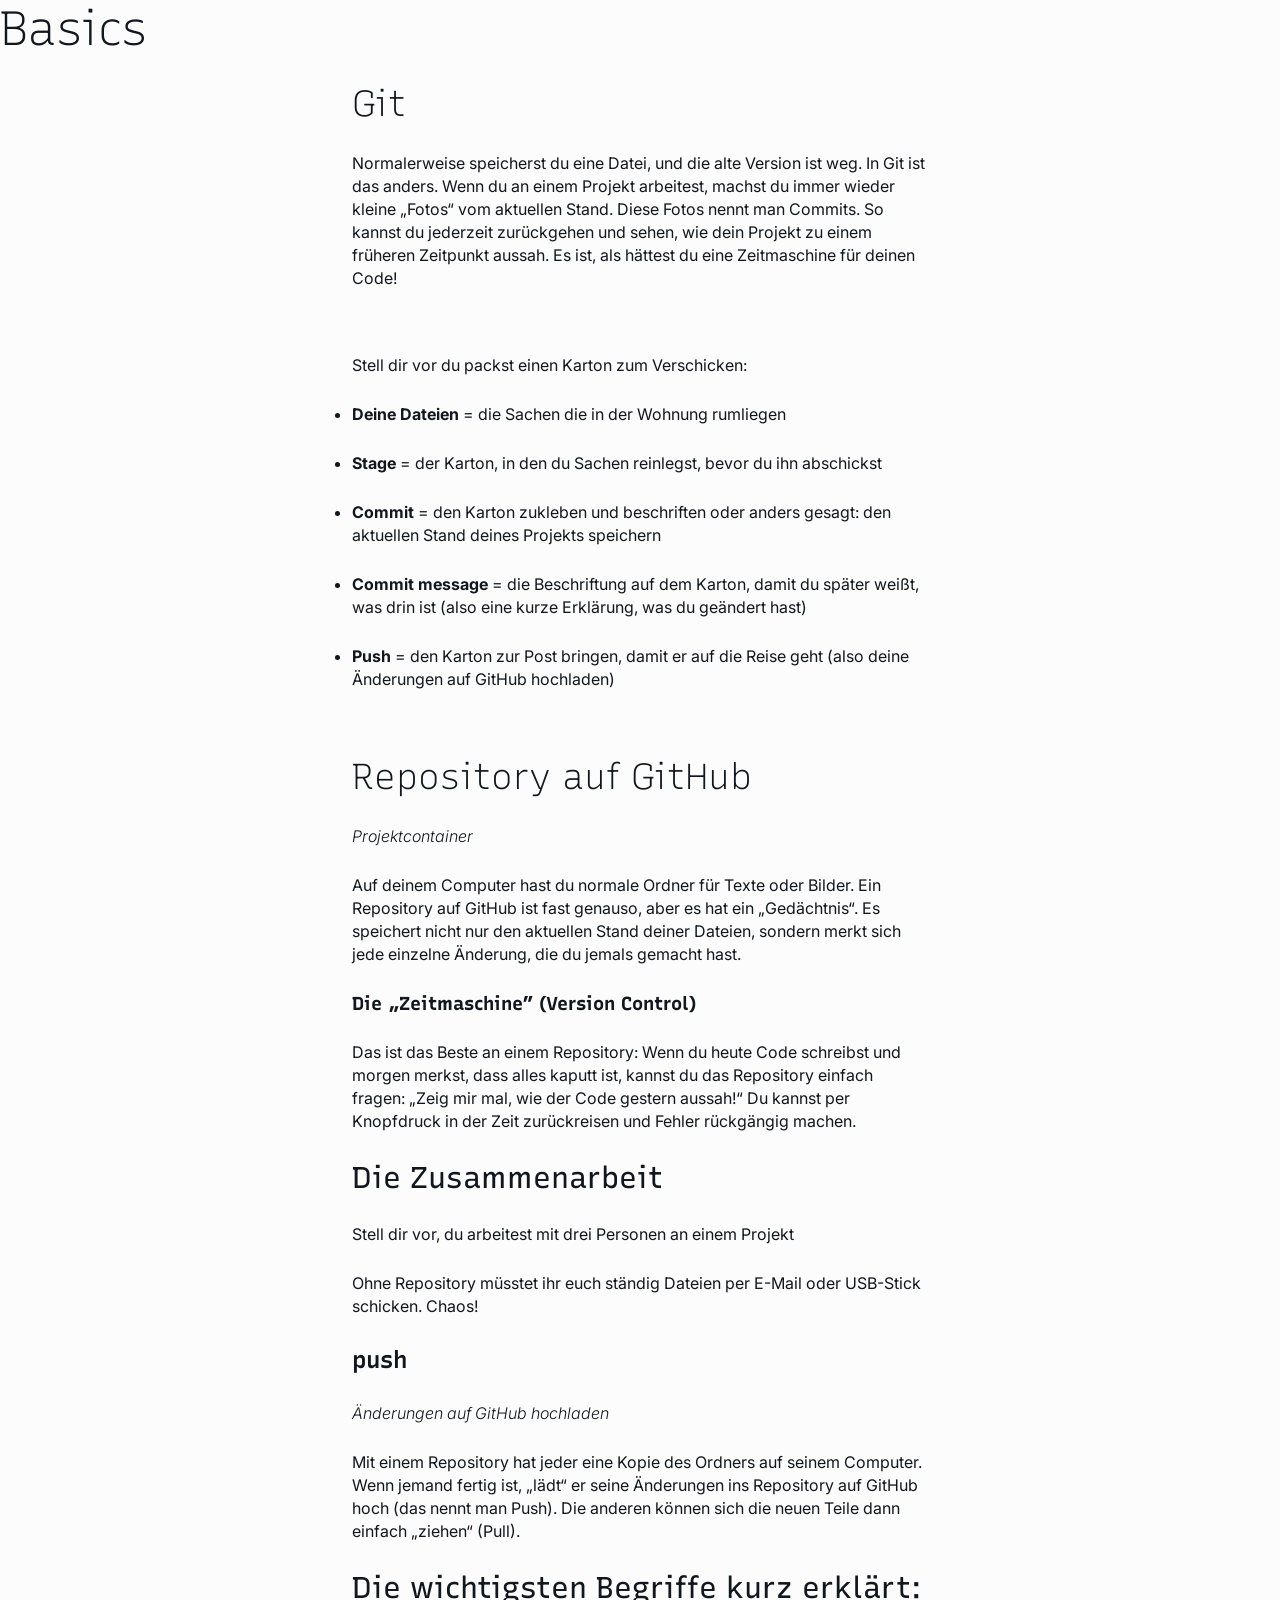
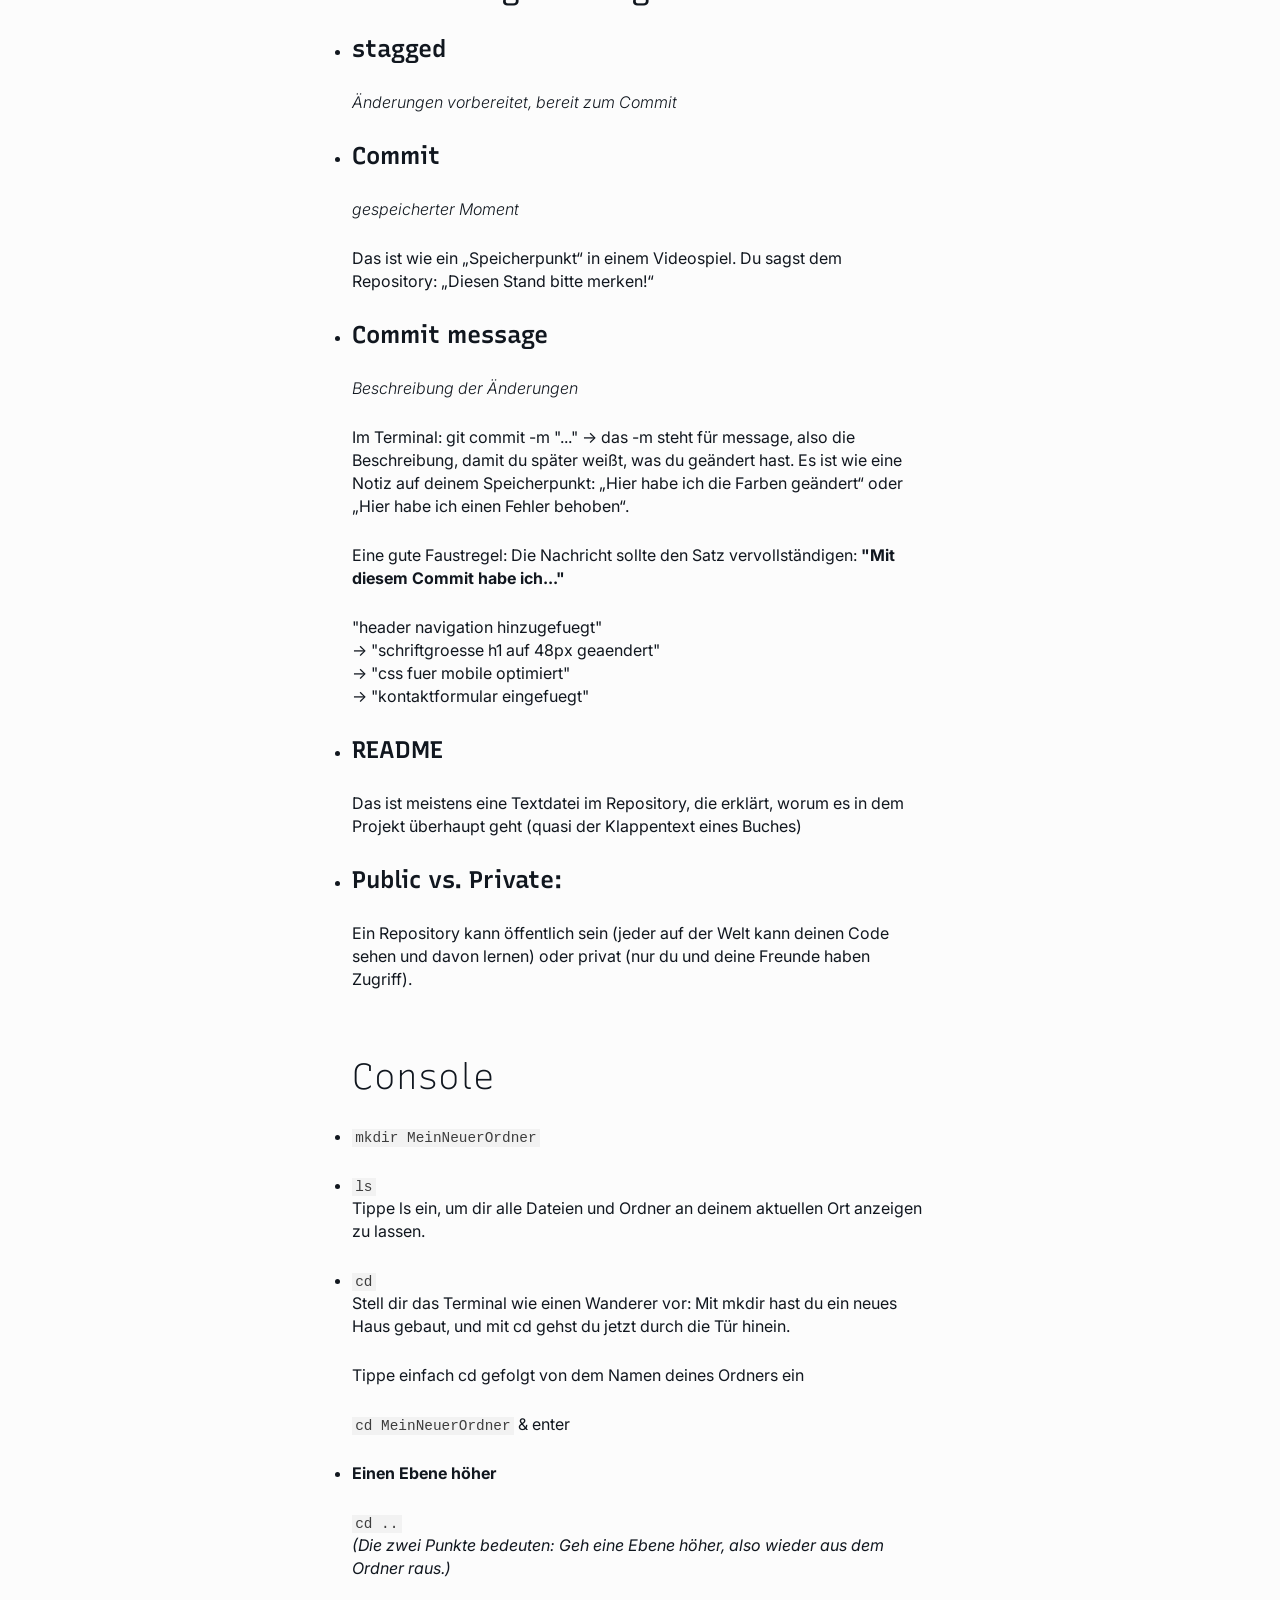
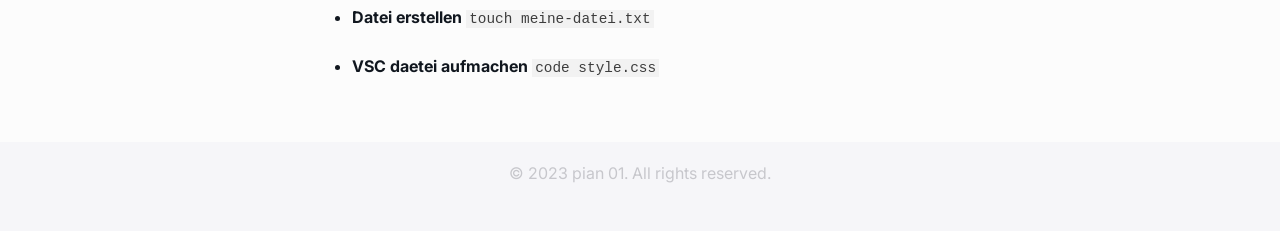
<file: index.html>
<!DOCTYPE html>
<html lang="en">
<head>
    <meta charset="UTF-8">
    <meta name="viewport" content="width=device-width, initial-scale=1.0">
    <title>pian 01</title>
    <link rel="preconnect" href="https://fonts.googleapis.com">
    <link rel="preconnect" href="https://fonts.gstatic.com" crossorigin>
    <link href="https://fonts.googleapis.com/css2?family=Recursive:CASL,wght@0..1,300..1000&display=swap" rel="stylesheet">
    <link href="https://fonts.googleapis.com/css2?family=Inter+Tight:ital,wght@0,100..900;1,100..900&display=swap" rel="stylesheet">
    <link href="https://fonts.googleapis.com/css2?family=Inter:ital,opsz,wght@0,14..32,100..900;1,14..32,100..900&display=swap" rel="stylesheet">
    <link rel="stylesheet" href="css/style.css">
</head>
<body>
    <h1 class="heading-lg fw-light">Basics</h1>

    <section>
        <h2 class="heading-md fw-light">Git</h2>
        <p>
            Normalerweise speicherst du eine Datei, und die alte Version ist weg. In Git ist das anders. Wenn du an einem Projekt arbeitest, machst du immer wieder kleine „Fotos“ vom aktuellen Stand. Diese Fotos nennt man Commits. So kannst du jederzeit zurückgehen und sehen, wie dein Projekt zu einem früheren Zeitpunkt aussah. Es ist, als hättest du eine Zeitmaschine für deinen Code!
        </p>
    </section>


    <section>
        <p>
            Stell dir vor du packst einen Karton zum Verschicken:
        </p>
        <ul>
            <li><strong>Deine Dateien</strong> = die Sachen die in der Wohnung rumliegen</li>
            <li>
                <strong>Stage</strong> = der Karton, in den du Sachen reinlegst, bevor du ihn abschickst
            </li>
            <li><strong>Commit</strong> = den Karton zukleben und beschriften oder anders gesagt: den aktuellen Stand deines Projekts speichern
            </li>
            <li>
                <strong>Commit message </strong> = die Beschriftung auf dem Karton, damit du später weißt, was drin ist (also eine kurze Erklärung, was du geändert hast)
            </li>
            <li>
                <strong>Push</strong> = den Karton zur Post bringen, damit er auf die Reise geht (also deine Änderungen auf GitHub hochladen)
            </li>
        </ul>
    </section>


    <section>
    <h2 class="heading-md fw-light">Repository <span>auf GitHub</span></h2>
    <p class="vokabel">
        Projektcontainer
    </p>
    <p>Auf deinem Computer hast du normale Ordner für Texte oder Bilder. Ein Repository auf GitHub ist fast genauso, aber es hat ein „Gedächtnis“. Es speichert nicht nur den aktuellen Stand deiner Dateien, sondern merkt sich jede einzelne Änderung, die du jemals gemacht hast.</h2>

        <h3 class=”heading-sm fw-regular”>Die „Zeitmaschine” (Version Control)</h3>
    <p>Das ist das Beste an einem Repository: Wenn du heute Code schreibst und morgen merkst, dass alles kaputt ist, kannst du das Repository einfach fragen: „Zeig mir mal, wie der Code gestern aussah!“ Du kannst per Knopfdruck in der Zeit zurückreisen und Fehler rückgängig machen.</p>
    <h3 class="heading-sm fw-regular">Die Zusammenarbeit</h3>
        <p>
            Stell dir vor, du arbeitest mit drei Personen an einem Projekt
        </p>
        <p>Ohne Repository müsstet ihr euch ständig Dateien per E-Mail oder USB-Stick schicken. Chaos!</p>


    <h4 class="heading-xs fw-semibold">push</h4>
    <p class="vokabel">Änderungen auf GitHub hochladen</p>
     <p>
        Mit einem Repository hat jeder eine Kopie des Ordners auf seinem Computer. Wenn jemand fertig ist, „lädt“ er seine Änderungen ins Repository auf GitHub hoch (das nennt man Push). Die anderen können sich die neuen Teile dann einfach „ziehen“ (Pull).
    </p>

        <h3 class="heading-sm fw-regular">Die wichtigsten Begriffe kurz erklärt:</h3>
        <ul>
            <li>
                <h4 class="heading-xs fw-semibold">stagged</h4>
                <p class="vokabel">
                    Änderungen vorbereitet, bereit zum Commit
                </p>
            </li>
            <li>
                <h4 class="heading-xs fw-semibold">Commit</h4>
                <p class="vokabel">
                    gespeicherter Moment
                </p>
                <p>Das ist wie ein „Speicherpunkt“ in einem Videospiel. Du sagst dem Repository: „Diesen Stand bitte merken!“</p>
            </li>
            <li>
                <h4 class="heading-xs fw-semibold">Commit message</h4>
                <p class="vokabel">
                    Beschreibung der Änderungen
                </p>  
                <p>
                Im Terminal: git commit -m "..." → das -m steht für message, also die Beschreibung, damit du später weißt, was du geändert hast. Es ist wie eine Notiz auf deinem Speicherpunkt: „Hier habe ich die Farben geändert“ oder „Hier habe ich einen Fehler behoben“.
                </p>  
                <p>
                Eine gute Faustregel: Die Nachricht sollte den Satz vervollständigen: <strong>"Mit diesem Commit habe ich..."</strong>
                </p>
                <p>
                 "header navigation hinzugefuegt"<br>
→ "schriftgroesse h1 auf 48px geaendert"  <br>
→ "css fuer mobile optimiert"<br>
→ "kontaktformular eingefuegt"
                </p>
            </li>

            <li>
                <h4 class="heading-xs fw-semibold">README</h4>
                <p>
                    Das ist meistens eine Textdatei im Repository, die erklärt, worum es in dem Projekt überhaupt geht (quasi der Klappentext eines Buches)
                </p>

            </li>
            <li>
                <h4 class="heading-xs fw-semibold">Public vs. Private:</h4>
                <p>
                Ein Repository kann öffentlich sein (jeder auf der Welt kann deinen Code sehen und davon lernen) oder privat (nur du und deine Freunde haben Zugriff).
                </p>
            </li>
        </ul>

    </section>


    <section>
        <h2 class="heading-md fw-light">Console</h2>
        <ul>
                <li>
                    <code>mkdir MeinNeuerOrdner</code>

                </li>
                <li>
                    <code>ls</code>
                    <p>
                        Tippe ls ein, um dir alle Dateien und Ordner an deinem aktuellen Ort anzeigen zu lassen.
                    </p>
                </li>
                <li>
                    <code>cd</code>
                    <p>
                    Stell dir das Terminal wie einen Wanderer vor: Mit mkdir hast du ein neues Haus gebaut, und mit cd gehst du jetzt durch die Tür hinein.
                    </p>
                    <p>
                        Tippe einfach cd gefolgt von dem Namen deines Ordners ein
                    </p>
                    <code>cd MeinNeuerOrdner</code> & enter
                </li>

                <li>
                    <p><strong>Einen Ebene höher</strong></p>
                    <code>cd ..</code>
                    <p>
                        <em>(Die zwei Punkte bedeuten: Geh eine Ebene höher, also wieder aus dem Ordner raus.)</em>
                    </p>
                </li>
                <li>
                    <strong>Datei erstellen</strong>
                    <code>touch meine-datei.txt</code>
                </li>
                <li>
                    <strong>VSC daetei aufmachen</strong>
                    <code>code style.css</code>
                </li>
        </ul>

        
    </section>
    <footer>
        <p>&copy; 2023 pian 01. All rights reserved.</p>
    </footer>
</body>
</html>
</file>
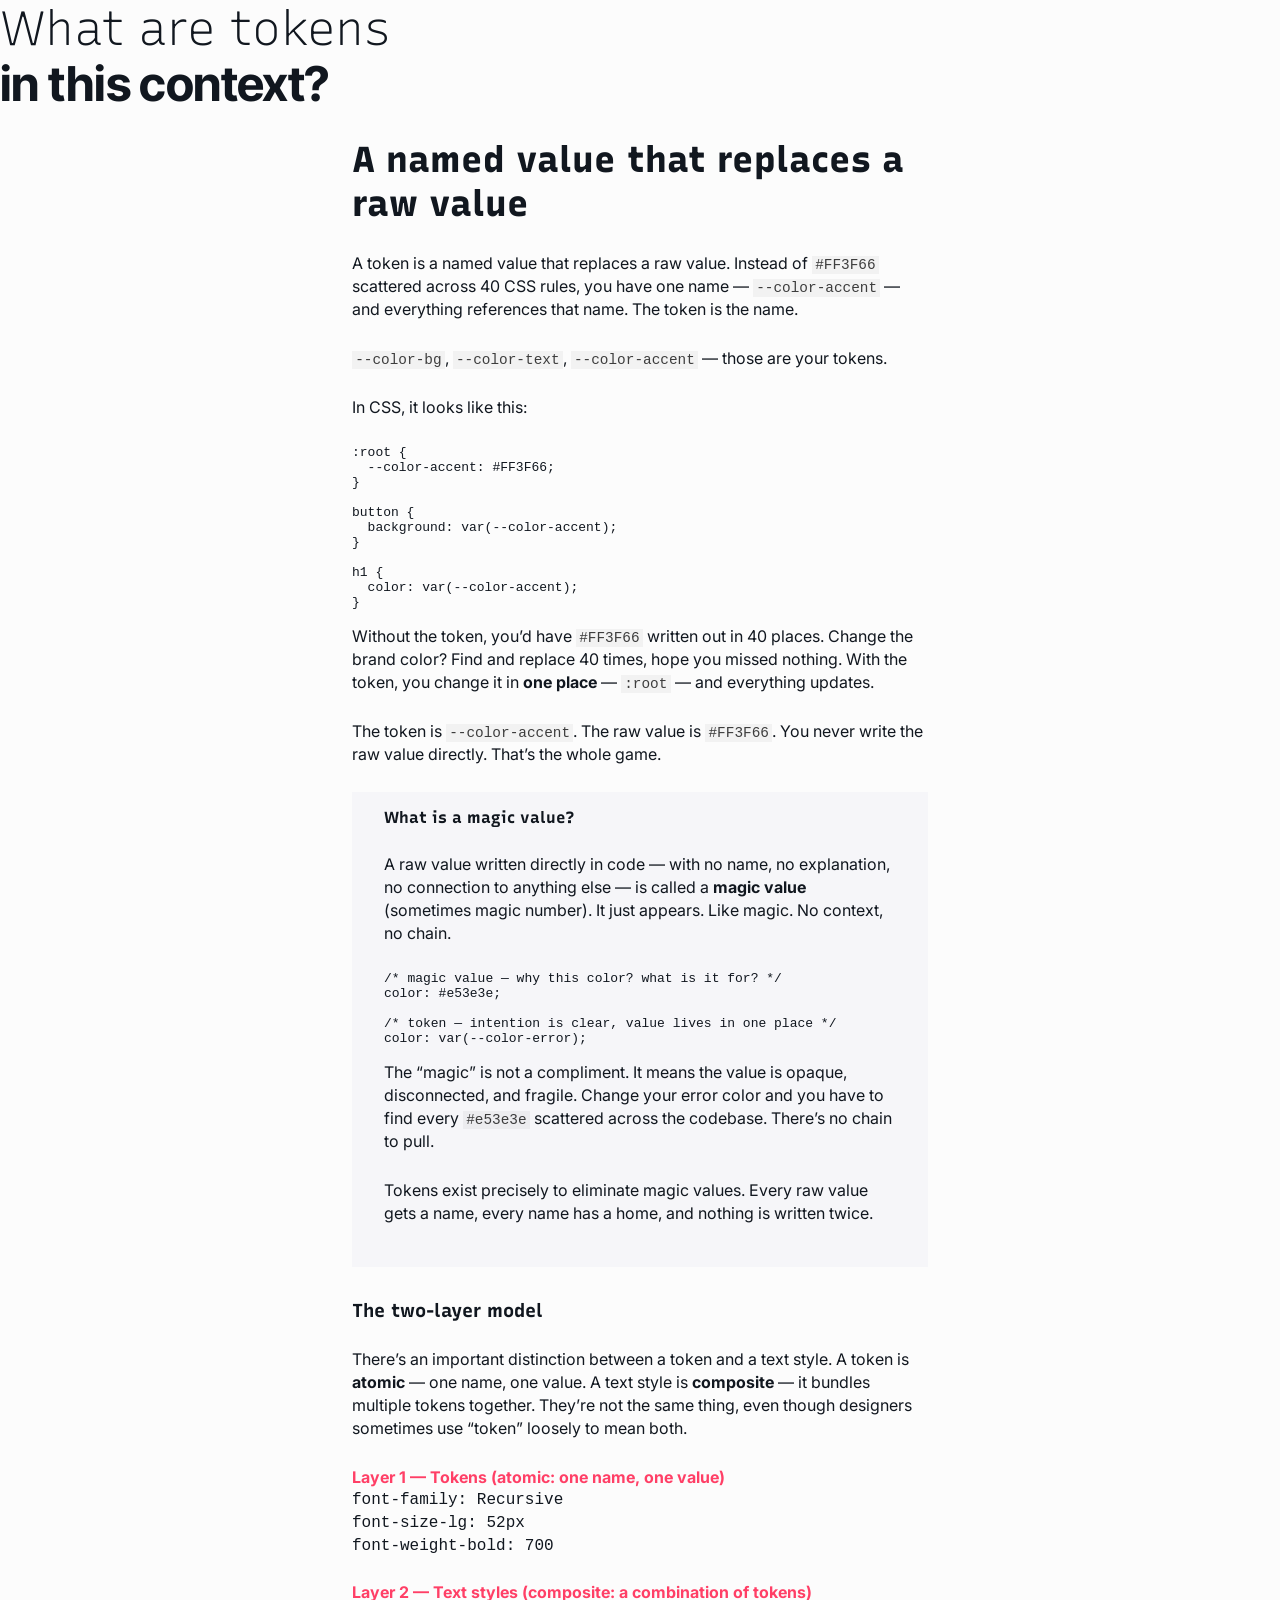
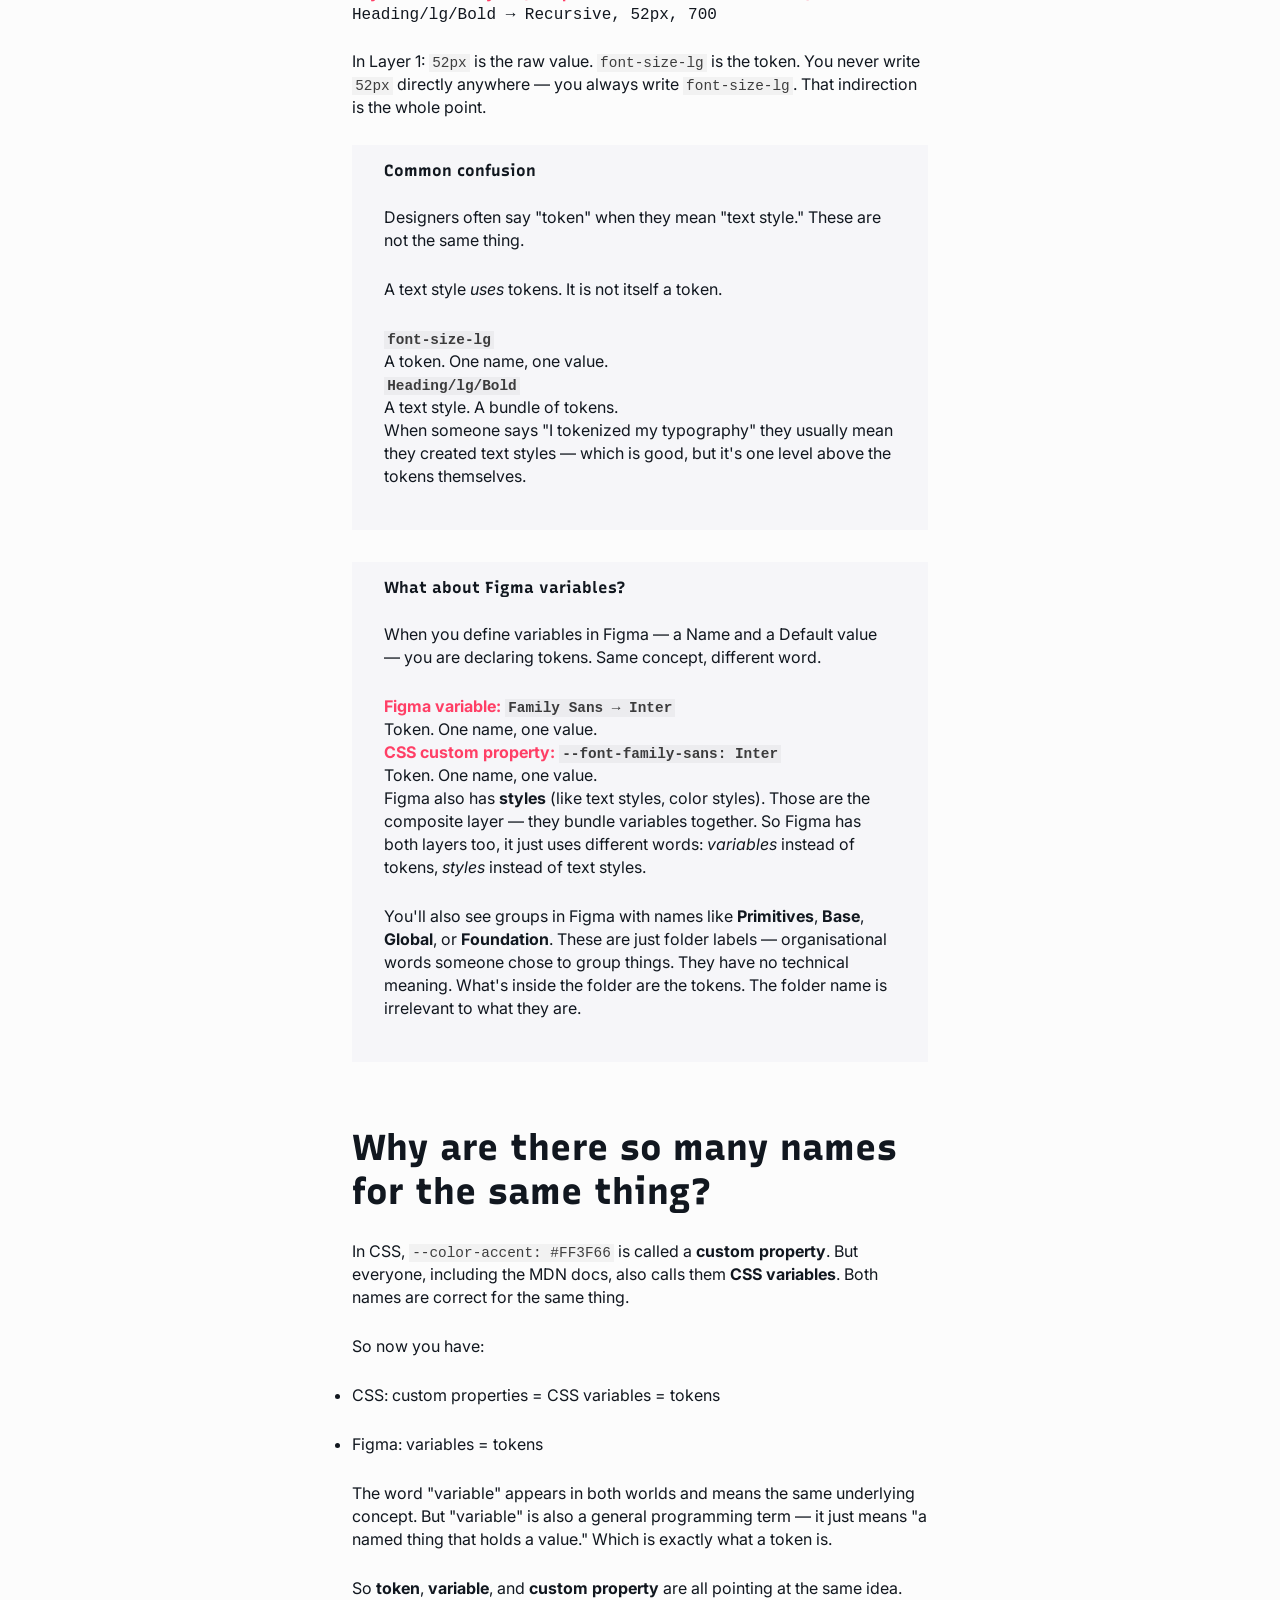
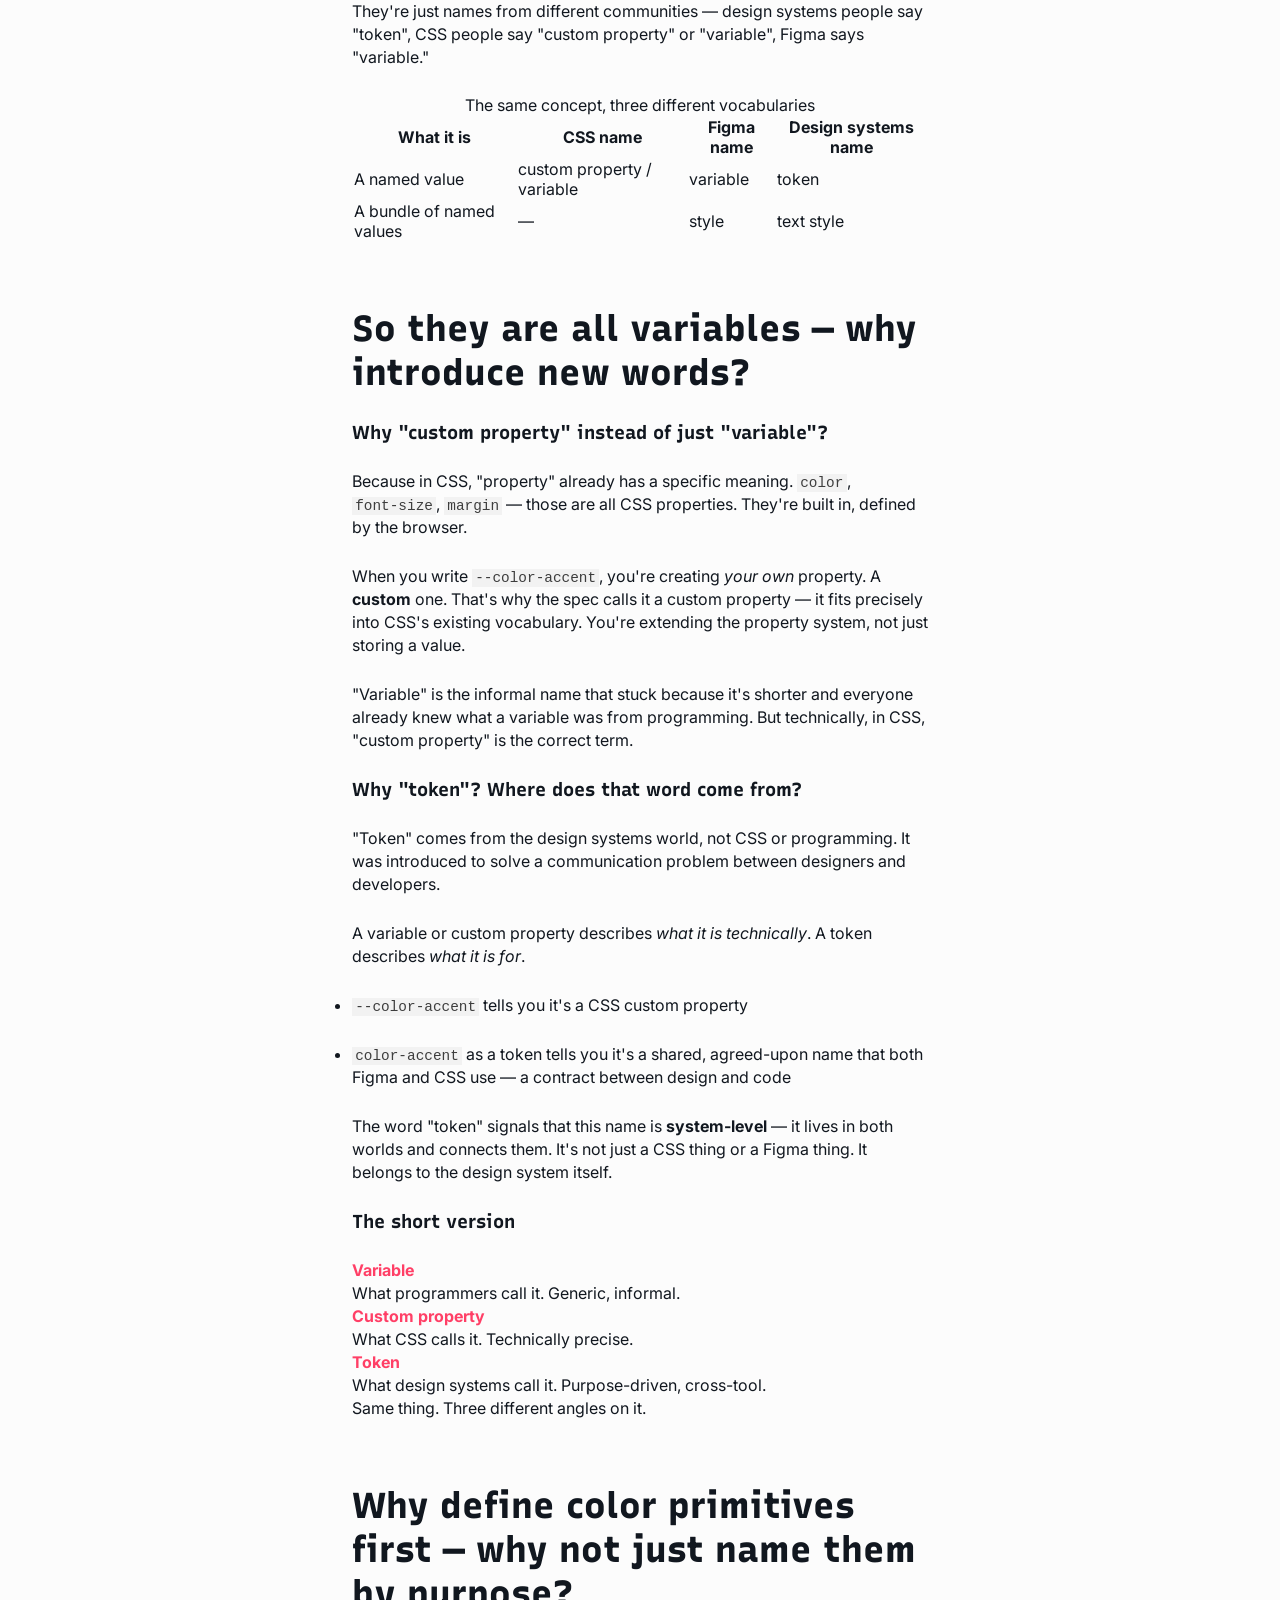
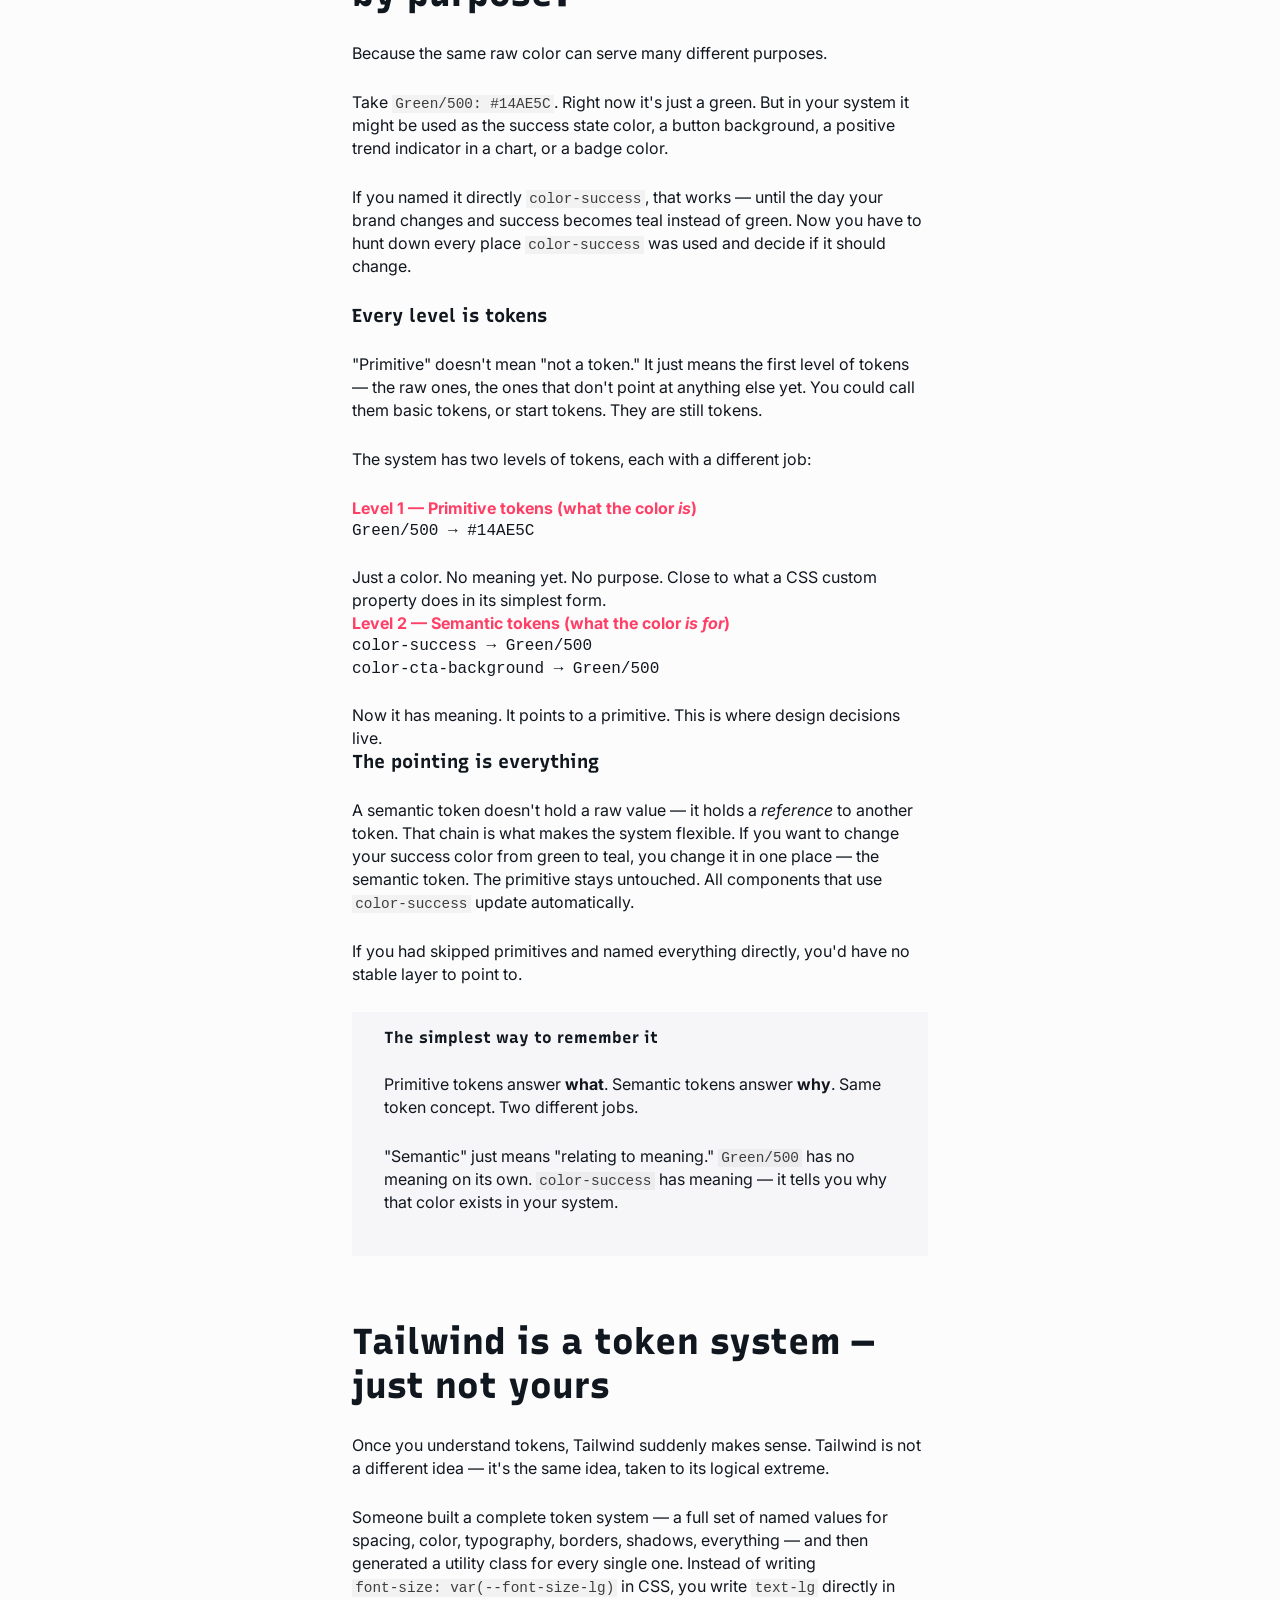
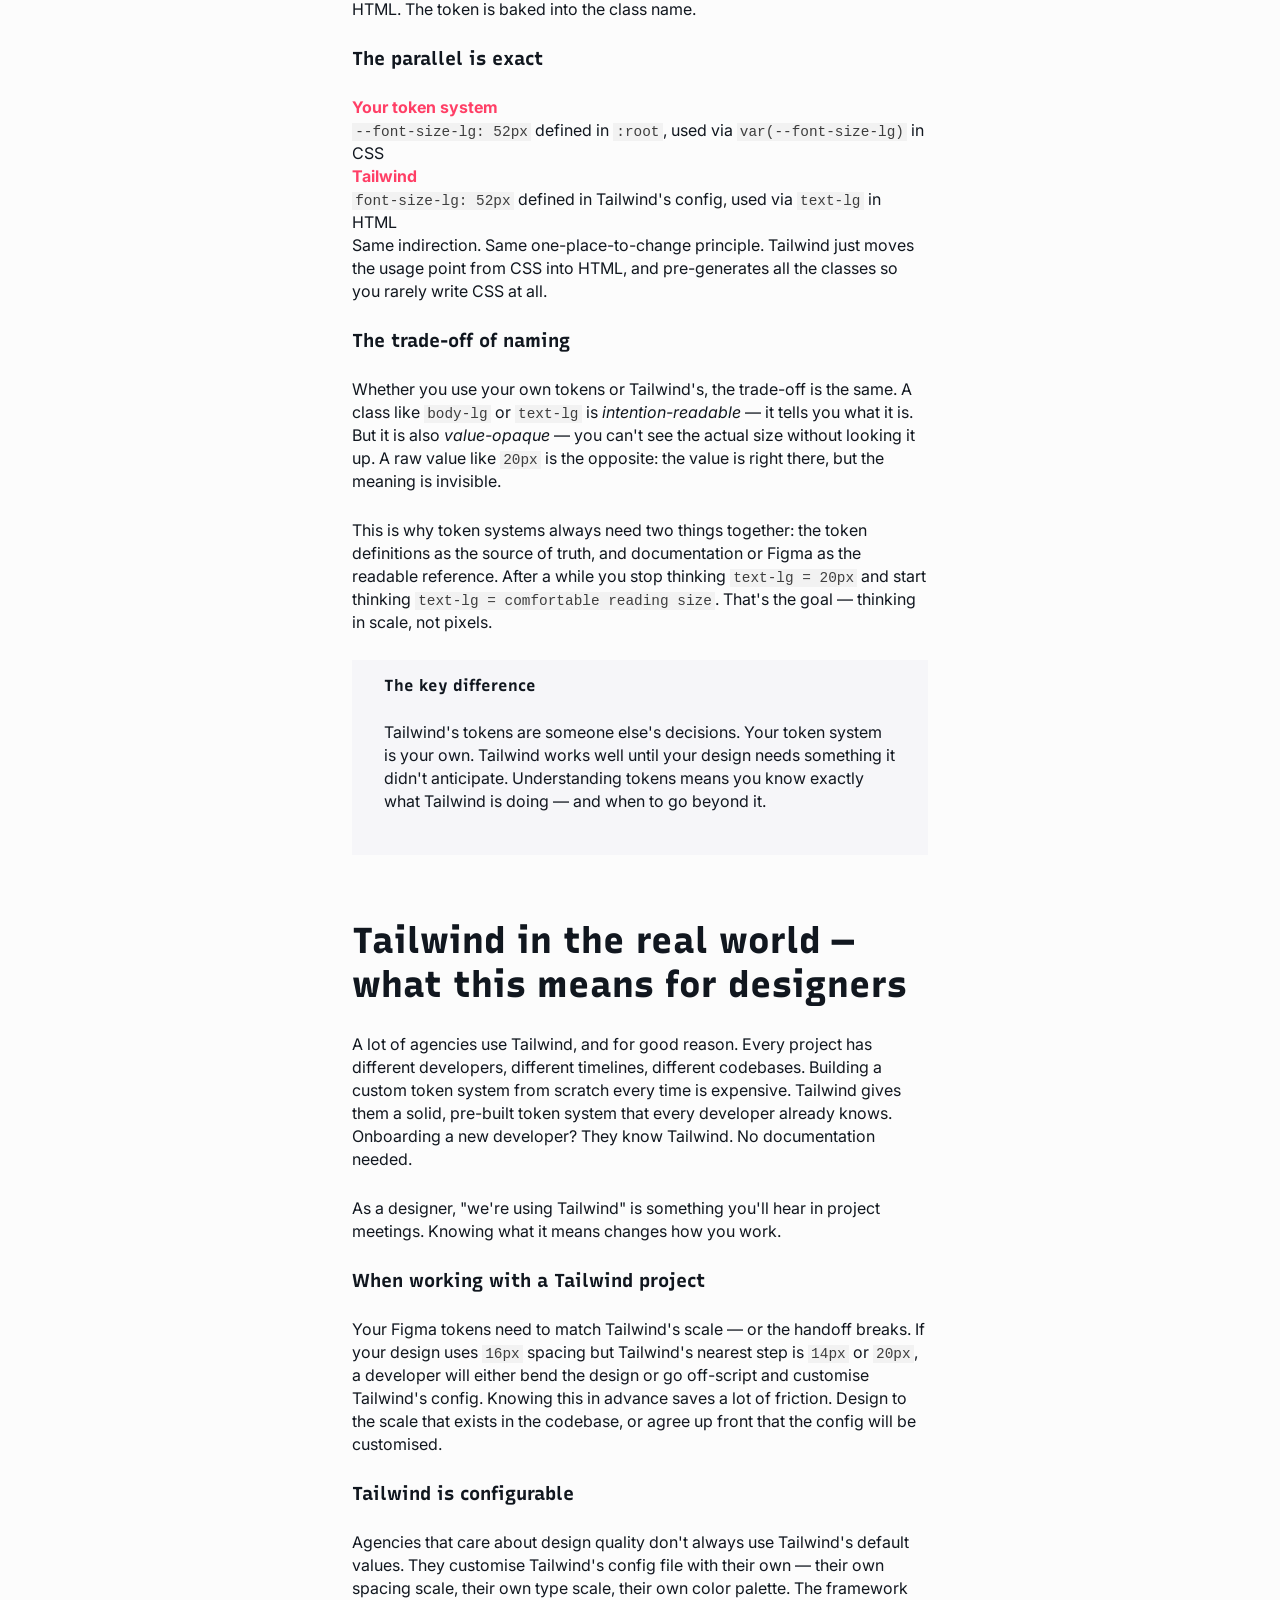
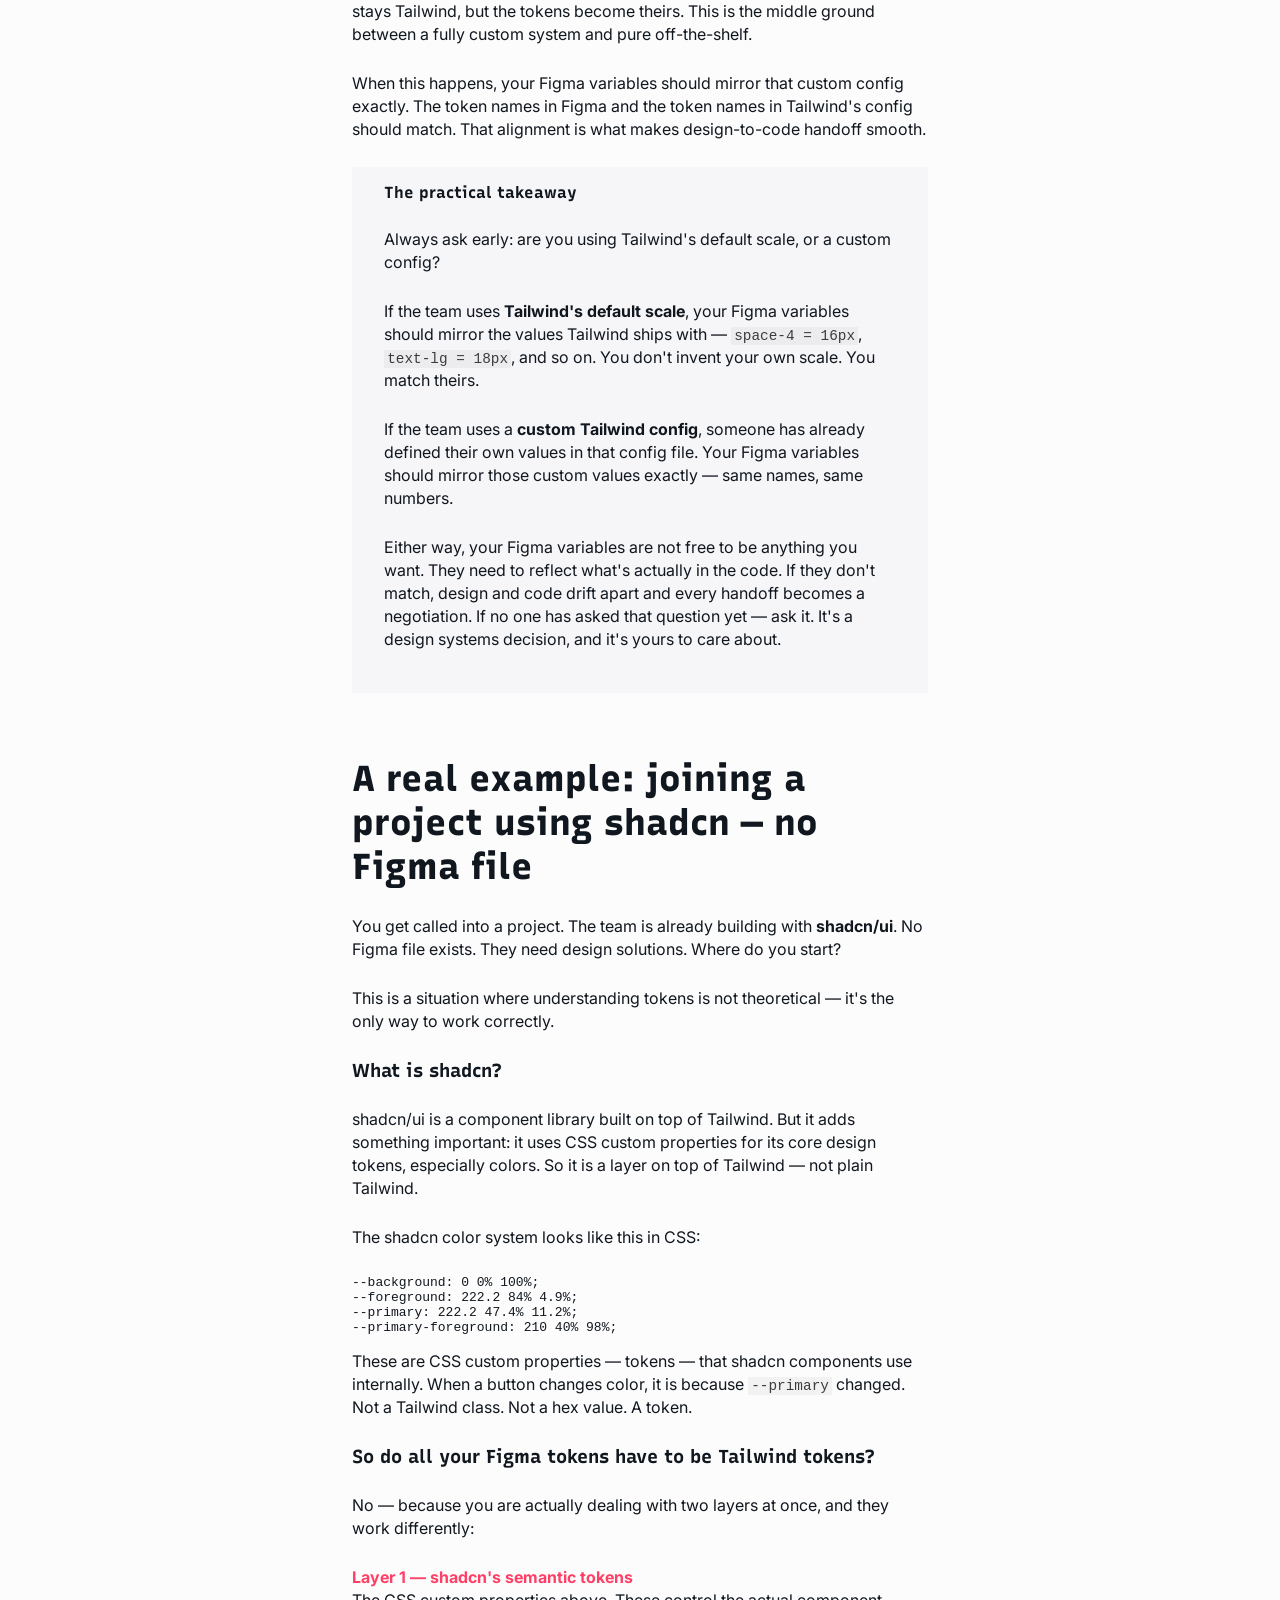
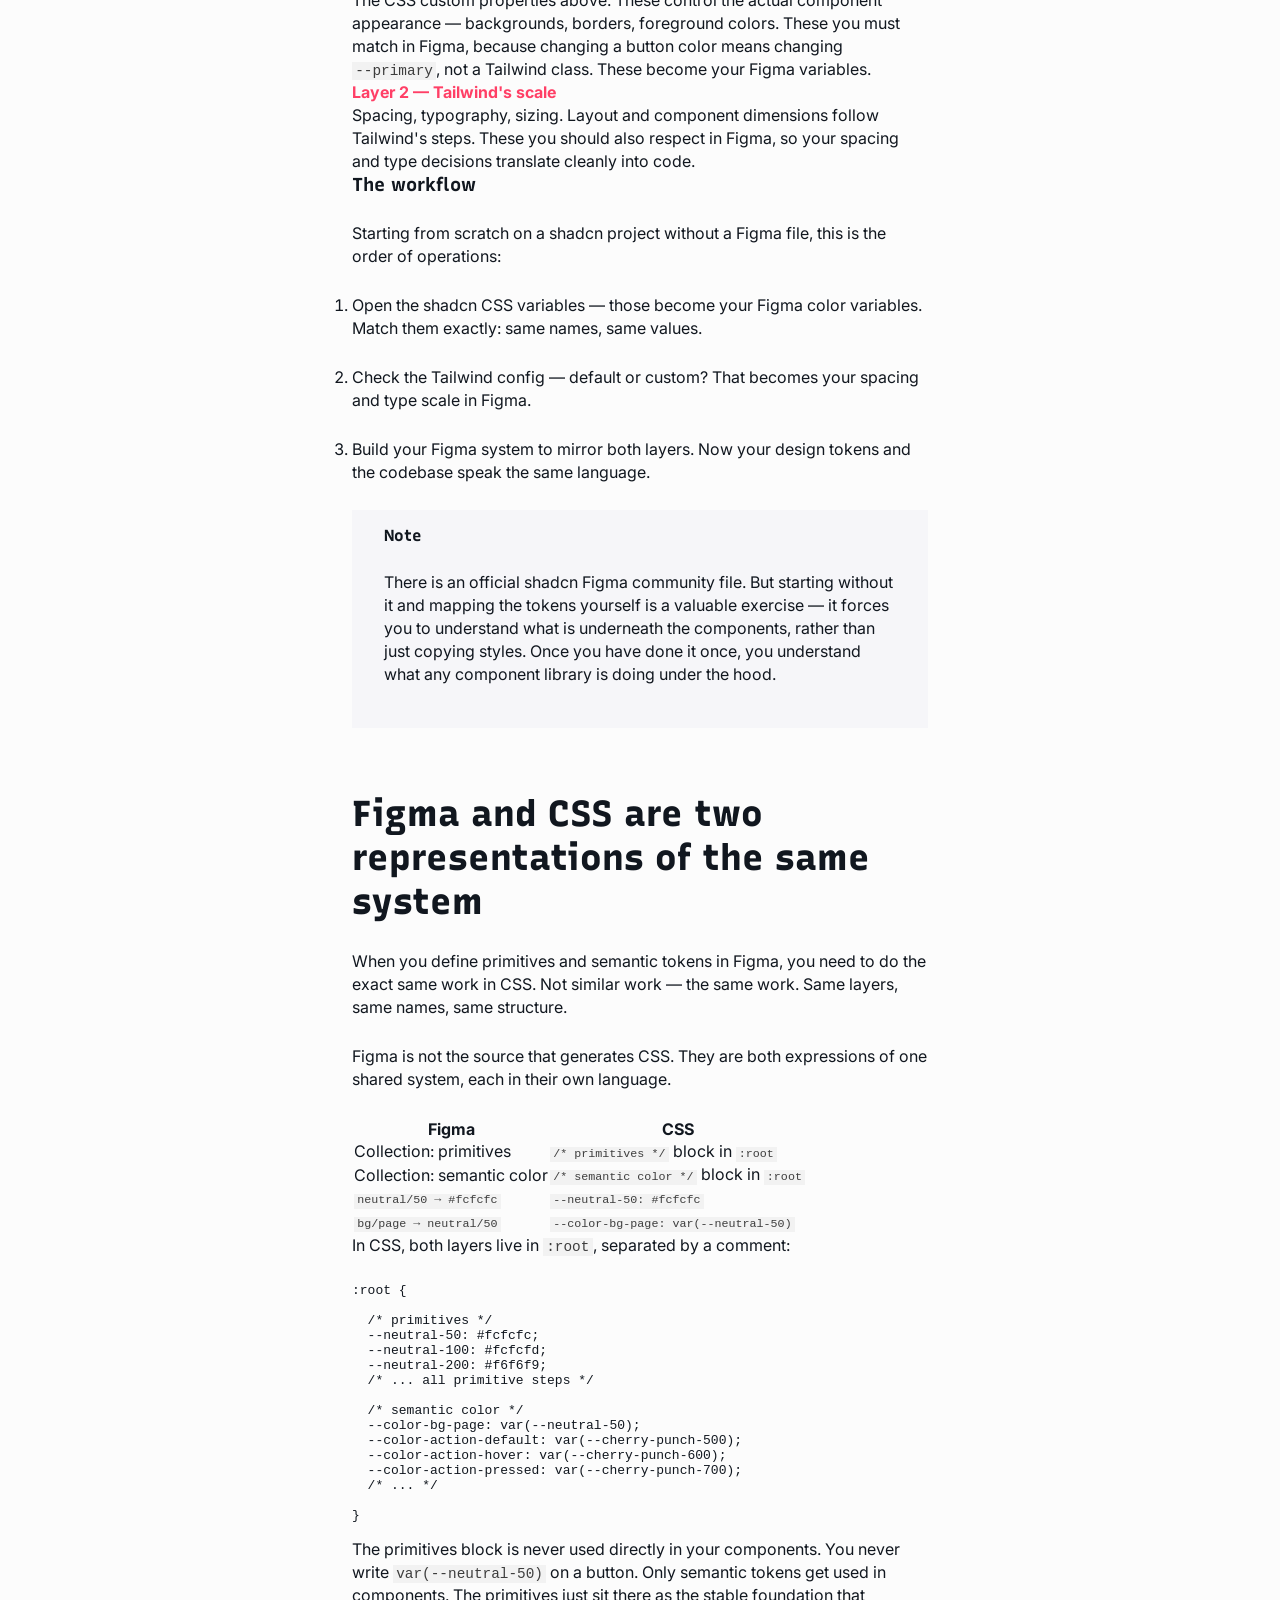
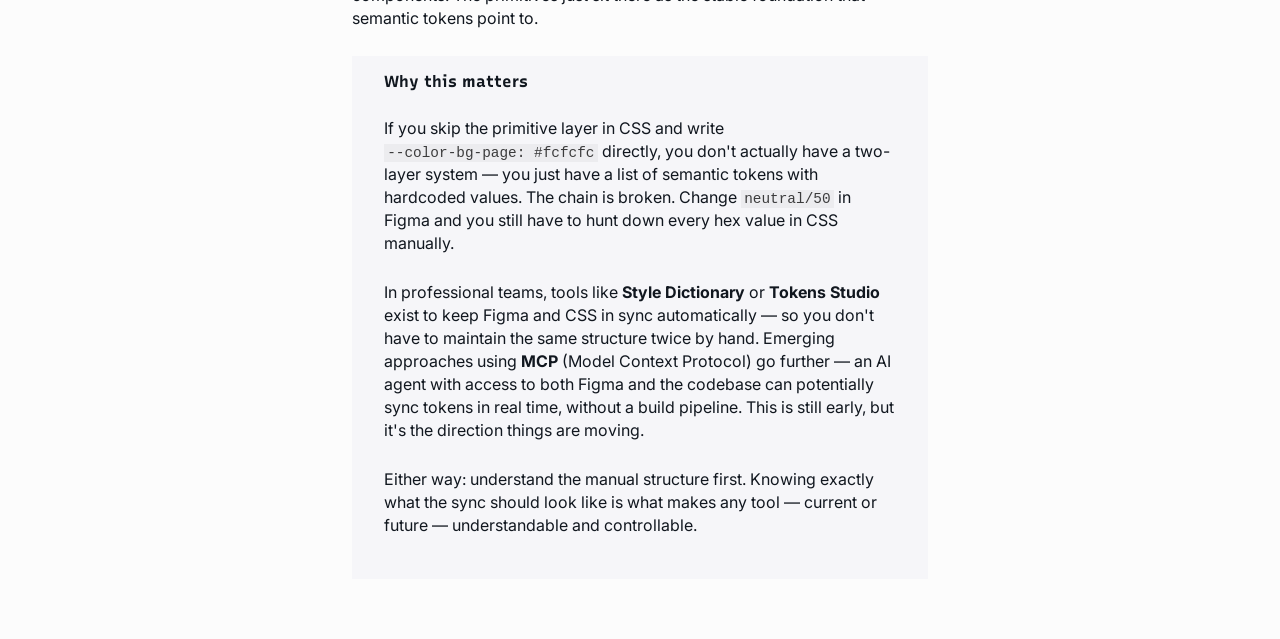
<file: about-tokens.html>
<!DOCTYPE html>
<html lang="en">
<head>
    <meta charset="UTF-8">
    <meta name="viewport" content="width=device-width, initial-scale=1.0">
    <title>About tokens</title>
    <link rel="preconnect" href="https://fonts.googleapis.com">
    <link rel="preconnect" href="https://fonts.gstatic.com" crossorigin>
    <link href="https://fonts.googleapis.com/css2?family=Recursive:CASL,wght@0..1,300..1000&display=swap" rel="stylesheet">
    <link href="https://fonts.googleapis.com/css2?family=Inter+Tight:ital,wght@0,100..900;1,100..900&display=swap" rel="stylesheet">
    <link href="https://fonts.googleapis.com/css2?family=Inter:ital,opsz,wght@0,14..32,100..900;1,14..32,100..900&display=swap" rel="stylesheet">
    <link rel="stylesheet" href="css/style.css">
</head>
<body>

    <h1 class="heading-lg fw-light">
        What are tokens <span class="display-lg fw-bold block">in this context? </span>
    </h1>
    <section>

        <h2 class="heading-md fw-extrabold">A named value that replaces a raw value</h2>
        <p>
            A token is a named value that replaces a raw value. Instead of <code>#FF3F66</code> scattered across 40 CSS rules, you have one name — <code>--color-accent</code> — and everything references that name. The token is the name.
        </p>
        <p>
            <code>--color-bg</code>, <code>--color-text</code>, <code>--color-accent</code> — those are your tokens.
        </p>

        <p>In CSS, it looks like this:</p>
        <pre>
:root {
  --color-accent: #FF3F66;
}

button {
  background: var(--color-accent);
}

h1 {
  color: var(--color-accent);
}
        </pre>

        <p>
            Without the token, you’d have <code>#FF3F66</code> written out in 40 places. Change the brand color? Find and replace 40 times, hope you missed nothing. With the token, you change it in <strong>one place</strong> — <code>:root</code> — and everything updates.
        </p>
        <p>
            The token is <code>--color-accent</code>. The raw value is <code>#FF3F66</code>. You never write the raw value directly. That’s the whole game.
        </p>

        <aside>
            <h4>What is a magic value?</h4>
            <p>
                A raw value written directly in code — with no name, no explanation, no connection to anything else — is called a <strong>magic value</strong> (sometimes magic number). It just appears. Like magic. No context, no chain.
            </p>
            <pre>
/* magic value — why this color? what is it for? */
color: #e53e3e;

/* token — intention is clear, value lives in one place */
color: var(--color-error);
            </pre>
            <p>
                The “magic” is not a compliment. It means the value is opaque, disconnected, and fragile. Change your error color and you have to find every <code>#e53e3e</code> scattered across the codebase. There’s no chain to pull.
            </p>
            <p>
                Tokens exist precisely to eliminate magic values. Every raw value gets a name, every name has a home, and nothing is written twice.
            </p>
        </aside>

        <h3>The two-layer model</h3>
        <p>
            There’s an important distinction between a token and a text style. A token is <strong>atomic</strong> — one name, one value. A text style is <strong>composite</strong> — it bundles multiple tokens together. They’re not the same thing, even though designers sometimes use “token” loosely to mean both.
        </p>
        <dl>
            <dt>Layer 1 — Tokens (atomic: one name, one value)</dt>
            <dd>
                <pre>
font-family: Recursive
font-size-lg: 52px
font-weight-bold: 700
                </pre>
            </dd>
            <dt>Layer 2 — Text styles (composite: a combination of tokens)</dt>
            <dd>
                <pre>
Heading/lg/Bold → Recursive, 52px, 700
                </pre>
            </dd>
        </dl>

        <p>
            In Layer 1: <code>52px</code> is the raw value. <code>font-size-lg</code> is the token. You never write <code>52px</code> directly anywhere — you always write <code>font-size-lg</code>. That indirection is the whole point.
        </p>

        <aside>
            <h4>Common confusion</h4>
            <p>
                Designers often say "token" when they mean "text style." These are not the same thing.
            </p>
            <p>
                A text style <em>uses</em> tokens. It is not itself a token.
            </p>
            <dl>
                <dt><code>font-size-lg</code></dt>
                <dd>A token. One name, one value.</dd>
                <dt><code>Heading/lg/Bold</code></dt>
                <dd>A text style. A bundle of tokens.</dd>
            </dl>
            <p>
                When someone says "I tokenized my typography" they usually mean they created text styles — which is good, but it's one level above the tokens themselves.
            </p>
        </aside>

        <aside>
            <h4>What about Figma variables?</h4>
            <p>
                When you define variables in Figma — a Name and a Default value — you are declaring tokens. Same concept, different word.
            </p>
            <dl>
                <dt>Figma variable: <code>Family Sans → Inter</code></dt>
                <dd>Token. One name, one value.</dd>
                <dt>CSS custom property: <code>--font-family-sans: Inter</code></dt>
                <dd>Token. One name, one value.</dd>
            </dl>
            <p>
                Figma also has <strong>styles</strong> (like text styles, color styles). Those are the composite layer — they bundle variables together. So Figma has both layers too, it just uses different words: <em>variables</em> instead of tokens, <em>styles</em> instead of text styles.
            </p>
            <p>
                You'll also see groups in Figma with names like <strong>Primitives</strong>, <strong>Base</strong>, <strong>Global</strong>, or <strong>Foundation</strong>. These are just folder labels — organisational words someone chose to group things. They have no technical meaning. What's inside the folder are the tokens. The folder name is irrelevant to what they are.
            </p>
        </aside>

        </section>

        <section>
        <h2 class="heading-md fw-extrabold">Why are there so many names for the same thing?</h2>

        <p>
            In CSS, <code>--color-accent: #FF3F66</code> is called a <strong>custom property</strong>. But everyone, including the MDN docs, also calls them <strong>CSS variables</strong>. Both names are correct for the same thing.
        </p>
        <p>So now you have:</p>
        <ul>
            <li>CSS: custom properties = CSS variables = tokens</li>
            <li>Figma: variables = tokens</li>
        </ul>
        <p>
            The word "variable" appears in both worlds and means the same underlying concept. But "variable" is also a general programming term — it just means "a named thing that holds a value." Which is exactly what a token is.
        </p>
        <p>
            So <strong>token</strong>, <strong>variable</strong>, and <strong>custom property</strong> are all pointing at the same idea. They're just names from different communities — design systems people say "token", CSS people say "custom property" or "variable", Figma says "variable."
        </p>

        <table>
            <caption>The same concept, three different vocabularies</caption>
            <thead>
                <tr>
                    <th>What it is</th>
                    <th>CSS name</th>
                    <th>Figma name</th>
                    <th>Design systems name</th>
                </tr>
            </thead>
            <tbody>
                <tr>
                    <td>A named value</td>
                    <td>custom property / variable</td>
                    <td>variable</td>
                    <td>token</td>
                </tr>
                <tr>
                    <td>A bundle of named values</td>
                    <td>—</td>
                    <td>style</td>
                    <td>text style</td>
                </tr>
            </tbody>
        </table>

        </section>


        <section>
        <h2 class="heading-md fw-extrabold">So they are all variables — why introduce new words?</h2>

        <h3>Why "custom property" instead of just "variable"?</h3>
        <p>
            Because in CSS, "property" already has a specific meaning. <code>color</code>, <code>font-size</code>, <code>margin</code> — those are all CSS properties. They're built in, defined by the browser.
        </p>
        <p>
            When you write <code>--color-accent</code>, you're creating <em>your own</em> property. A <strong>custom</strong> one. That's why the spec calls it a custom property — it fits precisely into CSS's existing vocabulary. You're extending the property system, not just storing a value.
        </p>
        <p>
            "Variable" is the informal name that stuck because it's shorter and everyone already knew what a variable was from programming. But technically, in CSS, "custom property" is the correct term.
        </p>

        <h3>Why "token"? Where does that word come from?</h3>
        <p>
            "Token" comes from the design systems world, not CSS or programming. It was introduced to solve a communication problem between designers and developers.
        </p>
        <p>
            A variable or custom property describes <em>what it is technically</em>. A token describes <em>what it is for</em>.
        </p>
        <ul>
            <li><code>--color-accent</code> tells you it's a CSS custom property</li>
            <li><code>color-accent</code> as a token tells you it's a shared, agreed-upon name that both Figma and CSS use — a contract between design and code</li>
        </ul>
        <p>
            The word "token" signals that this name is <strong>system-level</strong> — it lives in both worlds and connects them. It's not just a CSS thing or a Figma thing. It belongs to the design system itself.
        </p>

        <h3>The short version</h3>
        <dl>
            <dt>Variable</dt>
            <dd>What programmers call it. Generic, informal.</dd>
            <dt>Custom property</dt>
            <dd>What CSS calls it. Technically precise.</dd>
            <dt>Token</dt>
            <dd>What design systems call it. Purpose-driven, cross-tool.</dd>
        </dl>
        <p>Same thing. Three different angles on it.</p>

        </section>


        <section>
        <h2 class="heading-md fw-extrabold">Why define color primitives first — why not just name them by purpose?</h2>

        <p>
            Because the same raw color can serve many different purposes.
        </p>
        <p>
            Take <code>Green/500: #14AE5C</code>. Right now it's just a green. But in your system it might be used as the success state color, a button background, a positive trend indicator in a chart, or a badge color.
        </p>
        <p>
            If you named it directly <code>color-success</code>, that works — until the day your brand changes and success becomes teal instead of green. Now you have to hunt down every place <code>color-success</code> was used and decide if it should change.
        </p>

        <h3>Every level is tokens</h3>
        <p>
            "Primitive" doesn't mean "not a token." It just means the first level of tokens — the raw ones, the ones that don't point at anything else yet. You could call them basic tokens, or start tokens. They are still tokens.
        </p>
        <p>
            The system has two levels of tokens, each with a different job:
        </p>
        <dl>
            <dt>Level 1 — Primitive tokens (what the color <em>is</em>)</dt>
            <dd>
                <pre>
Green/500 → #14AE5C
                </pre>
                Just a color. No meaning yet. No purpose. Close to what a CSS custom property does in its simplest form.
            </dd>
            <dt>Level 2 — Semantic tokens (what the color <em>is for</em>)</dt>
            <dd>
                <pre>
color-success → Green/500
color-cta-background → Green/500
                </pre>
                Now it has meaning. It points to a primitive. This is where design decisions live.
            </dd>
        </dl>

        <h3>The pointing is everything</h3>
        <p>
            A semantic token doesn't hold a raw value — it holds a <em>reference</em> to another token. That chain is what makes the system flexible. If you want to change your success color from green to teal, you change it in one place — the semantic token. The primitive stays untouched. All components that use <code>color-success</code> update automatically.
        </p>
        <p>
            If you had skipped primitives and named everything directly, you'd have no stable layer to point to.
        </p>

        <aside>
            <h4>The simplest way to remember it</h4>
            <p>Primitive tokens answer <strong>what</strong>. Semantic tokens answer <strong>why</strong>. Same token concept. Two different jobs.</p>
            <p>"Semantic" just means "relating to meaning." <code>Green/500</code> has no meaning on its own. <code>color-success</code> has meaning — it tells you why that color exists in your system.</p>
        </aside>

        </section>


        <section>
        <h2 class="heading-md fw-extrabold">Tailwind is a token system — just not yours</h2>

        <p>
            Once you understand tokens, Tailwind suddenly makes sense. Tailwind is not a different idea — it's the same idea, taken to its logical extreme.
        </p>
        <p>
            Someone built a complete token system — a full set of named values for spacing, color, typography, borders, shadows, everything — and then generated a utility class for every single one. Instead of writing <code>font-size: var(--font-size-lg)</code> in CSS, you write <code>text-lg</code> directly in HTML. The token is baked into the class name.
        </p>

        <h3>The parallel is exact</h3>
        <dl>
            <dt>Your token system</dt>
            <dd><code>--font-size-lg: 52px</code> defined in <code>:root</code>, used via <code>var(--font-size-lg)</code> in CSS</dd>
            <dt>Tailwind</dt>
            <dd><code>font-size-lg: 52px</code> defined in Tailwind's config, used via <code>text-lg</code> in HTML</dd>
        </dl>

        <p>
            Same indirection. Same one-place-to-change principle. Tailwind just moves the usage point from CSS into HTML, and pre-generates all the classes so you rarely write CSS at all.
        </p>

        <h3>The trade-off of naming</h3>
        <p>
            Whether you use your own tokens or Tailwind's, the trade-off is the same. A class like <code>body-lg</code> or <code>text-lg</code> is <em>intention-readable</em> — it tells you what it is. But it is also <em>value-opaque</em> — you can't see the actual size without looking it up. A raw value like <code>20px</code> is the opposite: the value is right there, but the meaning is invisible.
        </p>
        <p>
            This is why token systems always need two things together: the token definitions as the source of truth, and documentation or Figma as the readable reference. After a while you stop thinking <code>text-lg = 20px</code> and start thinking <code>text-lg = comfortable reading size</code>. That's the goal — thinking in scale, not pixels.
        </p>

        <aside>
            <h4>The key difference</h4>
            <p>
                Tailwind's tokens are someone else's decisions. Your token system is your own. Tailwind works well until your design needs something it didn't anticipate. Understanding tokens means you know exactly what Tailwind is doing — and when to go beyond it.
            </p>
        </aside>

        </section>


        <section>
        <h2 class="heading-md fw-extrabold">Tailwind in the real world — what this means for designers</h2>

        <p>
            A lot of agencies use Tailwind, and for good reason. Every project has different developers, different timelines, different codebases. Building a custom token system from scratch every time is expensive. Tailwind gives them a solid, pre-built token system that every developer already knows. Onboarding a new developer? They know Tailwind. No documentation needed.
        </p>
        <p>
            As a designer, "we're using Tailwind" is something you'll hear in project meetings. Knowing what it means changes how you work.
        </p>

        <h3>When working with a Tailwind project</h3>
        <p>
            Your Figma tokens need to match Tailwind's scale — or the handoff breaks. If your design uses <code>16px</code> spacing but Tailwind's nearest step is <code>14px</code> or <code>20px</code>, a developer will either bend the design or go off-script and customise Tailwind's config. Knowing this in advance saves a lot of friction. Design to the scale that exists in the codebase, or agree up front that the config will be customised.
        </p>

        <h3>Tailwind is configurable</h3>
        <p>
            Agencies that care about design quality don't always use Tailwind's default values. They customise Tailwind's config file with their own — their own spacing scale, their own type scale, their own color palette. The framework stays Tailwind, but the tokens become theirs. This is the middle ground between a fully custom system and pure off-the-shelf.
        </p>
        <p>
            When this happens, your Figma variables should mirror that custom config exactly. The token names in Figma and the token names in Tailwind's config should match. That alignment is what makes design-to-code handoff smooth.
        </p>

        <aside>
            <h4>The practical takeaway</h4>
            <p>Always ask early: are you using Tailwind's default scale, or a custom config?</p>
            <p>If the team uses <strong>Tailwind's default scale</strong>, your Figma variables should mirror the values Tailwind ships with — <code>space-4 = 16px</code>, <code>text-lg = 18px</code>, and so on. You don't invent your own scale. You match theirs.</p>
            <p>If the team uses a <strong>custom Tailwind config</strong>, someone has already defined their own values in that config file. Your Figma variables should mirror those custom values exactly — same names, same numbers.</p>
            <p>Either way, your Figma variables are not free to be anything you want. They need to reflect what's actually in the code. If they don't match, design and code drift apart and every handoff becomes a negotiation. If no one has asked that question yet — ask it. It's a design systems decision, and it's yours to care about.</p>
        </aside>

        </section>


        <section>
        <h2 class="heading-md fw-extrabold">A real example: joining a project using shadcn — no Figma file</h2>

        <p>
            You get called into a project. The team is already building with <strong>shadcn/ui</strong>. No Figma file exists. They need design solutions. Where do you start?
        </p>
        <p>
            This is a situation where understanding tokens is not theoretical — it's the only way to work correctly.
        </p>

        <h3>What is shadcn?</h3>
        <p>
            shadcn/ui is a component library built on top of Tailwind. But it adds something important: it uses CSS custom properties for its core design tokens, especially colors. So it is a layer on top of Tailwind — not plain Tailwind.
        </p>
        <p>The shadcn color system looks like this in CSS:</p>
        <pre>
--background: 0 0% 100%;
--foreground: 222.2 84% 4.9%;
--primary: 222.2 47.4% 11.2%;
--primary-foreground: 210 40% 98%;
        </pre>
        <p>
            These are CSS custom properties — tokens — that shadcn components use internally. When a button changes color, it is because <code>--primary</code> changed. Not a Tailwind class. Not a hex value. A token.
        </p>

        <h3>So do all your Figma tokens have to be Tailwind tokens?</h3>
        <p>
            No — because you are actually dealing with two layers at once, and they work differently:
        </p>
        <dl>
            <dt>Layer 1 — shadcn's semantic tokens</dt>
            <dd>
                The CSS custom properties above. These control the actual component appearance — backgrounds, borders, foreground colors. These you must match in Figma, because changing a button color means changing <code>--primary</code>, not a Tailwind class. These become your Figma variables.
            </dd>
            <dt>Layer 2 — Tailwind's scale</dt>
            <dd>
                Spacing, typography, sizing. Layout and component dimensions follow Tailwind's steps. These you should also respect in Figma, so your spacing and type decisions translate cleanly into code.
            </dd>
        </dl>

        <h3>The workflow</h3>
        <p>Starting from scratch on a shadcn project without a Figma file, this is the order of operations:</p>
        <ol>
            <li>Open the shadcn CSS variables — those become your Figma color variables. Match them exactly: same names, same values.</li>
            <li>Check the Tailwind config — default or custom? That becomes your spacing and type scale in Figma.</li>
            <li>Build your Figma system to mirror both layers. Now your design tokens and the codebase speak the same language.</li>
        </ol>

        <aside>
            <h4>Note</h4>
            <p>
                There is an official shadcn Figma community file. But starting without it and mapping the tokens yourself is a valuable exercise — it forces you to understand what is underneath the components, rather than just copying styles. Once you have done it once, you understand what any component library is doing under the hood.
            </p>
        </aside>

        </section>


        <section>
        <h2 class="heading-md fw-extrabold">Figma and CSS are two representations of the same system</h2>

        <p>
            When you define primitives and semantic tokens in Figma, you need to do the exact same work in CSS. Not similar work — the same work. Same layers, same names, same structure.
        </p>
        <p>
            Figma is not the source that generates CSS. They are both expressions of one shared system, each in their own language.
        </p>

        <table>
            <thead>
                <tr>
                    <th>Figma</th>
                    <th>CSS</th>
                </tr>
            </thead>
            <tbody>
                <tr>
                    <td>Collection: primitives</td>
                    <td><code>/* primitives */</code> block in <code>:root</code></td>
                </tr>
                <tr>
                    <td>Collection: semantic color</td>
                    <td><code>/* semantic color */</code> block in <code>:root</code></td>
                </tr>
                <tr>
                    <td><code>neutral/50 → #fcfcfc</code></td>
                    <td><code>--neutral-50: #fcfcfc</code></td>
                </tr>
                <tr>
                    <td><code>bg/page → neutral/50</code></td>
                    <td><code>--color-bg-page: var(--neutral-50)</code></td>
                </tr>
            </tbody>
        </table>

        <p>In CSS, both layers live in <code>:root</code>, separated by a comment:</p>
        <pre>
:root {

  /* primitives */
  --neutral-50: #fcfcfc;
  --neutral-100: #fcfcfd;
  --neutral-200: #f6f6f9;
  /* ... all primitive steps */

  /* semantic color */
  --color-bg-page: var(--neutral-50);
  --color-action-default: var(--cherry-punch-500);
  --color-action-hover: var(--cherry-punch-600);
  --color-action-pressed: var(--cherry-punch-700);
  /* ... */

}
        </pre>

        <p>
            The primitives block is never used directly in your components. You never write <code>var(--neutral-50)</code> on a button. Only semantic tokens get used in components. The primitives just sit there as the stable foundation that semantic tokens point to.
        </p>

        <aside>
            <h4>Why this matters</h4>
            <p>
                If you skip the primitive layer in CSS and write <code>--color-bg-page: #fcfcfc</code> directly, you don't actually have a two-layer system — you just have a list of semantic tokens with hardcoded values. The chain is broken. Change <code>neutral/50</code> in Figma and you still have to hunt down every hex value in CSS manually.
            </p>
            <p>
                In professional teams, tools like <strong>Style Dictionary</strong> or <strong>Tokens Studio</strong> exist to keep Figma and CSS in sync automatically — so you don't have to maintain the same structure twice by hand. Emerging approaches using <strong>MCP</strong> (Model Context Protocol) go further — an AI agent with access to both Figma and the codebase can potentially sync tokens in real time, without a build pipeline. This is still early, but it's the direction things are moving.
            </p>
            <p>
                Either way: understand the manual structure first. Knowing exactly what the sync should look like is what makes any tool — current or future — understandable and controllable.
            </p>
        </aside>

        </section>
</body>
</html>
</file>
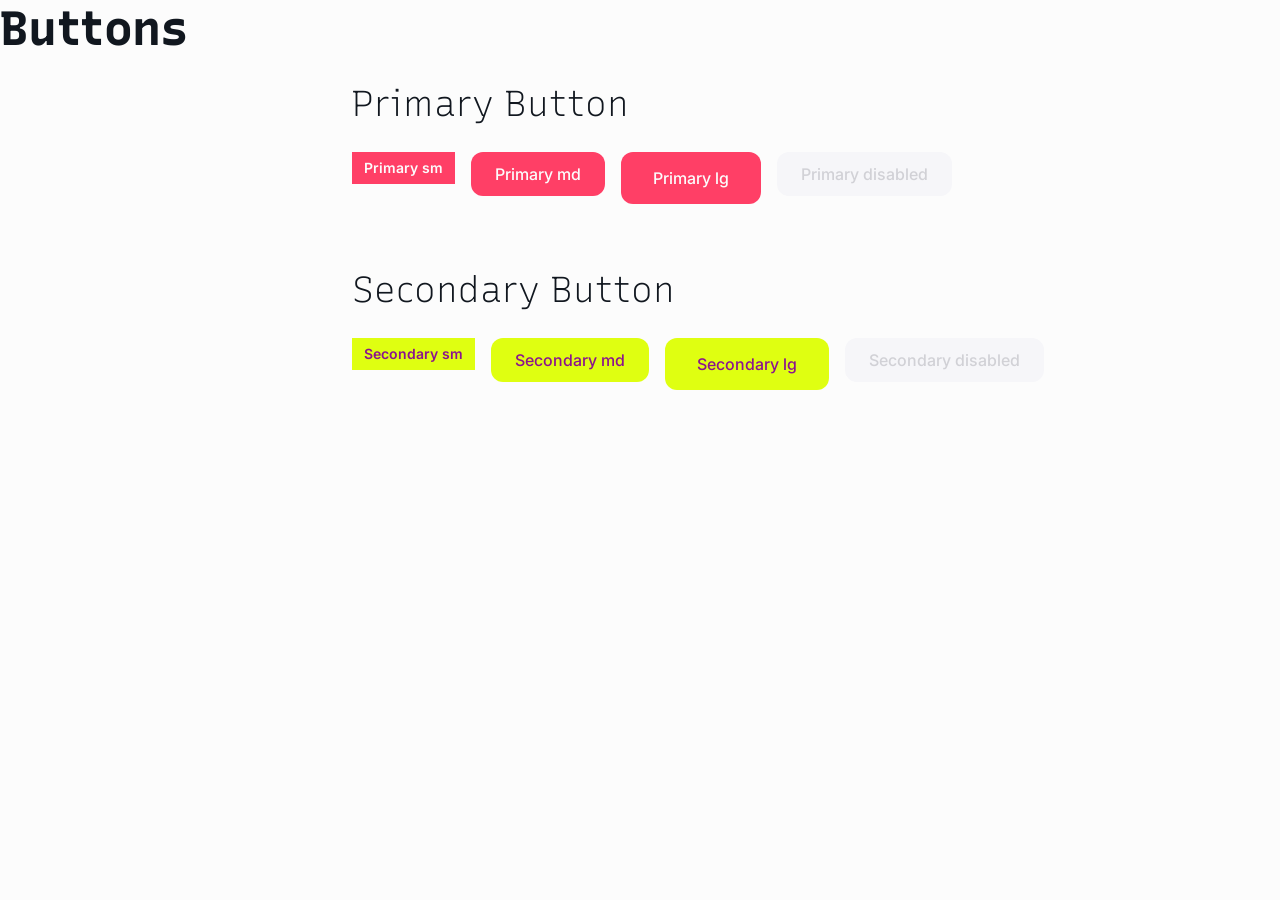
<file: buttons.html>
<!DOCTYPE html>
<html lang="en">
<head>
    <meta charset="UTF-8">
    <meta name="viewport" content="width=device-width, initial-scale=1.0">
    <title>Buttons</title>
    <link rel="preconnect" href="https://fonts.googleapis.com">
    <link rel="preconnect" href="https://fonts.gstatic.com" crossorigin>
    <link href="https://fonts.googleapis.com/css2?family=Recursive:CASL,wght@0..1,300..1000&display=swap" rel="stylesheet">
    <link href="https://fonts.googleapis.com/css2?family=Inter+Tight:ital,wght@0,100..900;1,100..900&display=swap" rel="stylesheet">
    <link href="https://fonts.googleapis.com/css2?family=Inter:ital,opsz,wght@0,14..32,100..900;1,14..32,100..900&display=swap" rel="stylesheet">
    <link rel="stylesheet" href="css/style.css">
</head>
<body>
    <h1 class="heading-lg fw-bold">Buttons</h1>

    <section>
        <h2 class="heading-md fw-light">Primary Button</h2>

        <div style="display: flex; align-items: flex-start; gap: 1rem;">
            <button class="btn btn-primary btn-sm">Primary sm</button>
            <button class="btn btn-primary btn-md">Primary md</button>
            <button class="btn btn-primary btn-lg">Primary lg</button>
            <button class="btn btn-primary btn-md" disabled>Primary disabled</button>
        </div>

    </section>

    <section>
        <h2 class="heading-md fw-light">Secondary Button</h2>

        <div style="display: flex; align-items: flex-start; gap: 1rem;">
            <button class="btn btn-secondary btn-sm">Secondary sm</button>
            <button class="btn btn-secondary btn-md">Secondary md</button>
            <button class="btn btn-secondary btn-lg">Secondary lg</button>
            <button class="btn btn-secondary btn-md" disabled>Secondary disabled</button>
        </div>
    </section>
</body>
</html>
</file>
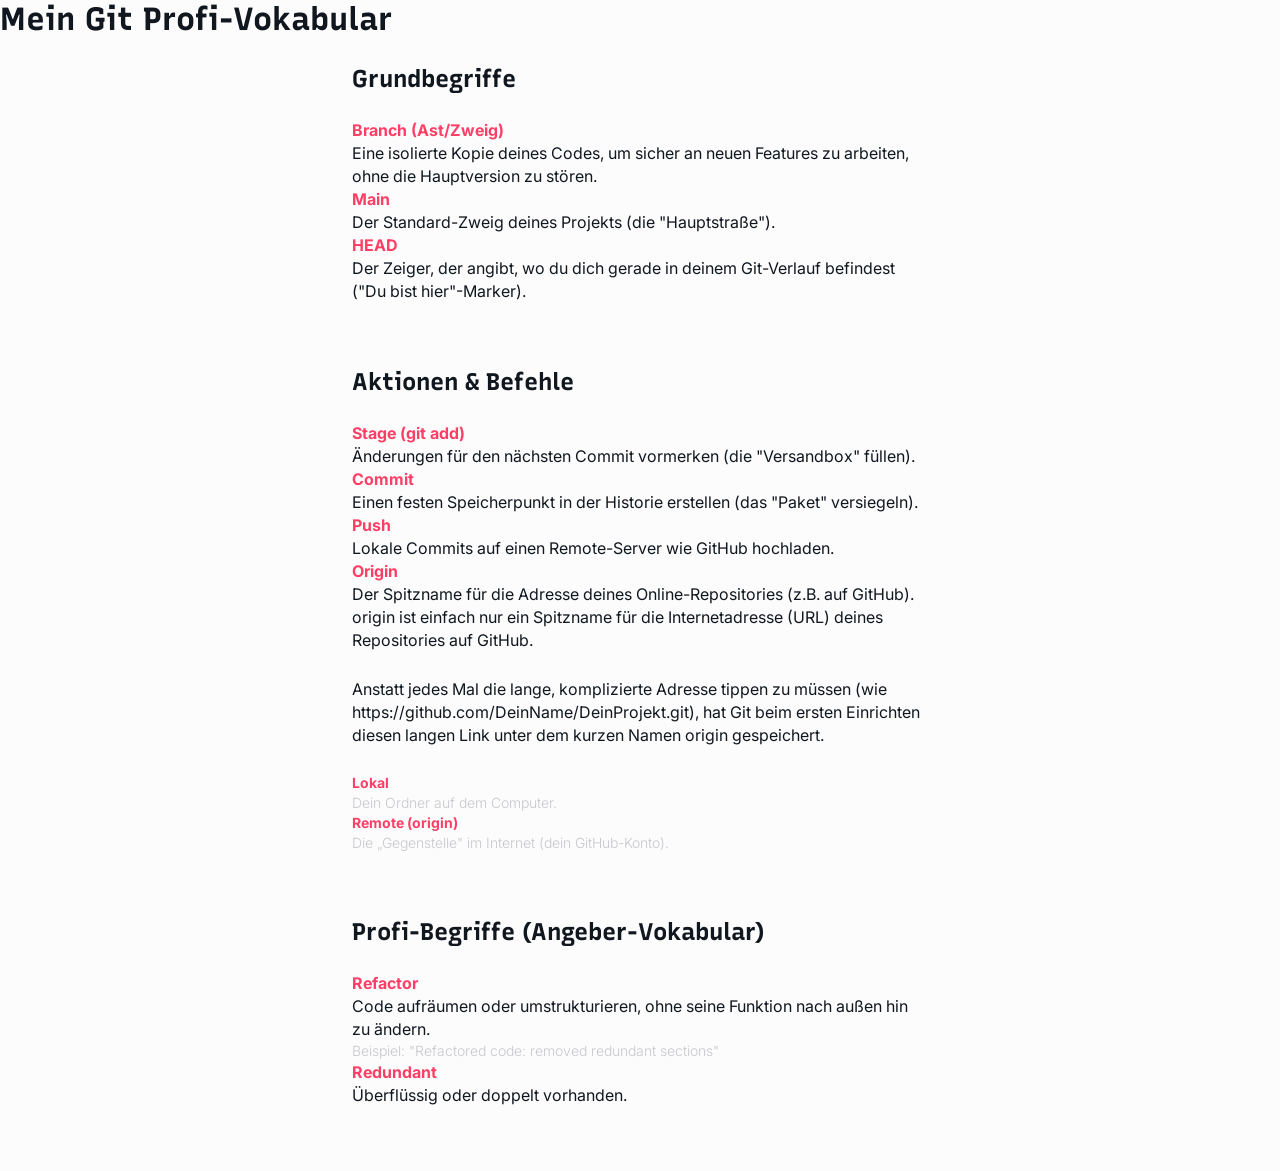
<file: vokabular.html>
<!DOCTYPE html>
<html lang="de">
<head>
    <meta charset="UTF-8">
    <meta name="viewport" content="width=device-width, initial-scale=1.0">
    <title>Git Fachvokabular</title>
    <link rel="preconnect" href="https://fonts.googleapis.com">
    <link rel="preconnect" href="https://fonts.gstatic.com" crossorigin>
    <link href="https://fonts.googleapis.com/css2?family=Recursive:CASL,wght@0..1,300..1000&display=swap" rel="stylesheet">
    <link href="https://fonts.googleapis.com/css2?family=Inter+Tight:ital,wght@0,100..900;1,100..900&display=swap" rel="stylesheet">
    <link href="https://fonts.googleapis.com/css2?family=Inter:ital,opsz,wght@0,14..32,100..900;1,14..32,100..900&display=swap" rel="stylesheet">
    <link rel="stylesheet" href="css/style.css">
</head>
<body>
    <h1>Mein Git Profi-Vokabular</h1>

    <section>
        <h2>Grundbegriffe</h2>
        <dl>
            <dt>Branch (Ast/Zweig)</dt>
            <dd>Eine isolierte Kopie deines Codes, um sicher an neuen Features zu arbeiten, ohne die Hauptversion zu stören.</dd>

            <dt>Main</dt>
            <dd>Der Standard-Zweig deines Projekts (die "Hauptstraße").</dd>

            <dt>HEAD</dt>
            <dd>Der Zeiger, der angibt, wo du dich gerade in deinem Git-Verlauf befindest ("Du bist hier"-Marker).</dd>
        </dl>
    </section>

    <section>
        <h2>Aktionen & Befehle</h2>
        <dl>
            <dt>Stage (git add)</dt>
            <dd>Änderungen für den nächsten Commit vormerken (die "Versandbox" füllen).</dd>

            <dt>Commit</dt>
            <dd>Einen festen Speicherpunkt in der Historie erstellen (das "Paket" versiegeln).</dd>

            <dt>Push</dt>
            <dd>Lokale Commits auf einen Remote-Server wie GitHub hochladen.</dd>

            <dt>Origin</dt>
            <dd>Der Spitzname für die Adresse deines Online-Repositories (z.B. auf GitHub).</dd>
            <dd>
                <p>origin ist einfach nur ein Spitzname für die Internetadresse (URL) deines Repositories auf GitHub.</p>
                <p>Anstatt jedes Mal die lange, komplizierte Adresse tippen zu müssen (wie https://github.com/DeinName/DeinProjekt.git), hat Git beim ersten Einrichten diesen langen Link unter dem kurzen Namen origin gespeichert.</p>
                <dl>
                    <dt>Lokal</dt>
                    <dd>Dein Ordner auf dem Computer.</dd>
                    <dt>Remote (origin)</dt>
                    <dd>Die „Gegenstelle" im Internet (dein GitHub-Konto).</dd>
                </dl>
            </dd>
        </dl>
    </section>

    <section>
        <h2>Profi-Begriffe (Angeber-Vokabular)</h2>
        <dl>
            <dt>Refactor</dt>
            <dd>Code aufräumen oder umstrukturieren, ohne seine Funktion nach außen hin zu ändern.</dd>
            <dd class="example">Beispiel: "Refactored code: removed redundant sections"</dd>

            <dt>Redundant</dt>
            <dd>Überflüssig oder doppelt vorhanden.</dd>
        </dl>
    </section>
</body>
</html>
</file>
<file: css/style.css>
:root {

/* PRIMITIVES */
  --neutral-50: #fcfcfc;
  --neutral-100: #fcfcfd;
  --neutral-200: #f6f6f9;
  --neutral-300: #f2f2f7;
  --neutral-400: #e5e5ea;
  --neutral-500: #d1d1d6;
  --neutral-600: #c7c7cc;
  --neutral-700: #aeaeb2;
  --neutral-800: #8e8e93;
  --neutral-900: #616166;
  --neutral-950: #313133;
  --neutral-black: #11171f;


  --cherry-punch-50: #fff0f1;
  --cherry-punch-100: #ffe2e6;
  --cherry-punch-200: #ffcad3;
  --cherry-punch-300: #ff9fae;
  --cherry-punch-400: #ff6984;
  --cherry-punch-500: #ff3f66;
  --cherry-punch-600: #ed1148;
  --cherry-punch-700: #c8083d;
  --cherry-punch-800: #a8093a;
  --cherry-punch-900: #8f0c38;
  --cherry-punch-950: #630827;


  --neon-lemon-100: #fdfff5;
  --neon-lemon-200: #f7ffd6;
  --neon-lemon-300: #eeffa8;
  --neon-lemon-400: #e6ff83;
  --neon-lemon-500: #dfff11;
  --neon-lemon-600: #c2df00;
  --neon-lemon-700: #a8c200;
  --neon-lemon-800: #8da200;
  --neon-lemon-900: #758700;
  --neon-lemon-950: #2e3600;


--mardigras-50: #fee6ff;
--mardigras-100: #fcc6fb;
--mardigras-200: #f9a4f7;
--mardigras-300: #f480f3;
--mardigras-400: #ed57ee;
--mardigras-500: #e502e9;
--mardigras-600: #b711ba;
--mardigras-700: #8b148e;
--mardigras-800: #611363;
--mardigras-900: #3a0e3c;
--mardigras-950: #190019;

  --chinese-blue-50:  #ebf1ff;
  --chinese-blue-100: #d8e2ff;
  --chinese-blue-200: #b2c5ff;
  --chinese-blue-300: #88a5fe;
  --chinese-blue-400: #6387fe;
  --chinese-blue-500: #3c66fe;
  --chinese-blue-600: #0452d0;
  --chinese-blue-700: #024094;
  --chinese-blue-800: #012f66;
  --chinese-blue-900: #001b3c;
  --chinese-blue-950: #001127;



  --black-a04: rgba(0, 0, 0, 0.04);
  --black-a75: rgba(0, 0, 0, 0.75);


/* SEMANTIC TOKENS */

  --color-bg-page: var(--neutral-50);
  --color-text: var(--neutral-black);
  --color-text-muted: var(--neutral-600);

  --color-accent: var(--cherry-punch-500);

  --color-surface: var(--neutral-200);
  --color-vokabel: var(--purple-500);
  --color-code-text: var(--black-a75);
  --color-code-bg: var(--black-a04);


--color-text-link-default:  var(--chinese-blue-500);
--color-text-link-hover:    var(--chinese-blue-600);
--color-text-link-visited:  var(--chinese-blue-700);


--rounded-lg:   8px;
  --rounded-xl:   12px;
  --rounded-2xl:  16px;


/* action */
--color-action-primary-default:          var(--cherry-punch-500);
--color-action-primary-hover:            var(--cherry-punch-600);
--color-action-primary-pressed:          var(--cherry-punch-700);
--color-action-primary-focus:            var(--cherry-punch-500);
--color-action-primary-focus-ring:       var(--cherry-punch-300);
--color-action-primary-disabled:         var(--neutral-200);
--color-action-primary-label:            var(--neutral-50);
--color-action-primary-label-disabled:   var(--neutral-500);

--color-action-secondary-default:        var(--neon-lemon-500);
--color-action-secondary-hover:          var(--neon-lemon-600);
--color-action-secondary-pressed:        var(--neon-lemon-700);
--color-action-secondary-focus:          var(--neon-lemon-500);
--color-action-secondary-focus-ring:     var(--neon-lemon-700);
--color-action-secondary-disabled:       var(--neutral-200);
--color-action-secondary-label:          var(--mardigras-700);
--color-action-secondary-label-disabled: var(--neutral-500);


  /* typography primitives */
  --font-family-sans: 'Inter', sans-serif;

  --font-heading: 'Recursive', sans-serif;
  --font-display: 'Inter Tight', sans-serif;


  --font-size-sm: 14px;
  --font-size-md: 16px;

  --line-height-sm: 16px;
  --line-height-md: 20px;

  --font-weight-medium: 500;
  --font-weight-semibold: 600;

  
  --heading-lg-size: 48px;
  --heading-lg-line-height: 1.167;
  --heading-lg-letter-spacing: -0.0121em;
  --heading-md-size: 36px;
  --heading-md-line-height: 1.222;
  --heading-sm-size: 30px;
  --heading-sm-line-height: 1.267;
  --heading-xs-size: 24px;
  --heading-xs-line-height: 1.333;
  --display-lg-size: 48px;
  --display-lg-line-height: 1.167;

  --font-body: 'Inter', sans-serif;
  --body-lg-size: 20px;
  --body-lg-line-height: 1.35;
  --body-md-size: 16px;
  --body-md-line-height: 1.438;
  --body-sm-size: 14px;
  --body-sm-line-height: 1.429;
  --body-xs-size: 12px;
  --body-xs-line-height: 1.5;

  --fw-light:     300;
  --fw-regular:   400;
  --fw-medium:    500;
  --fw-semibold:  600;
  --fw-bold:      700;
  --fw-extrabold: 800;
  --fw-black:     900;
}

* {
    margin: 0;
    padding: 0;
    box-sizing: border-box;
}
body{
    font-family: var(--font-body);
    background-color: var(--color-bg-page);
    color: var(--color-text);
}

dt {
    font-family: var(--font-body);
    font-size: var(--body-md-size);
    line-height: var(--body-md-line-height);
    font-weight: var(--fw-bold);
    color: var(--color-accent);
}

dd {
    font-family: var(--font-body);
    font-size: var(--body-md-size);
    line-height: var(--body-md-line-height);
    font-weight: var(--fw-regular);
    color: var(--color-text);
}

dd p {
    font-family: var(--font-body);
    font-size: var(--body-md-size);
    line-height: var(--body-md-line-height);
    font-weight: var(--fw-regular);
    color: var(--color-text);
}

dd dl dt {
    font-size: var(--body-sm-size);
    line-height: var(--body-sm-line-height);
    font-weight: var(--fw-bold);
}

dd dl dd {
    font-size: var(--body-sm-size);
    line-height: var(--body-sm-line-height);
    font-weight: var(--fw-light);
    color: var(--color-text-muted);
}

.example {
    font-size: var(--body-sm-size);
    line-height: var(--body-sm-line-height);
    font-weight: var(--fw-light);
    color: var(--color-text-muted);
}
p, li {
    font-family: var(--font-body);
    font-size: var(--body-md-size);
    line-height: var(--body-md-line-height);
    font-weight: var(--fw-regular);
    margin-bottom: 1.625rem;
}

h1, h2, h3, h4, h5, h6 {
    font-family: var(--font-heading);
     margin-bottom: 1.625rem;
}

.heading-lg {
    font-family: var(--font-heading);
    font-size: var(--heading-lg-size);
    line-height: var(--heading-lg-line-height);
    letter-spacing: var(--heading-lg-letter-spacing);
}

.heading-md {
    font-family: var(--font-heading);
    font-size: var(--heading-md-size);
    line-height: var(--heading-md-line-height);
}

.heading-sm {
    font-family: var(--font-heading);
    font-size: var(--heading-sm-size);
    line-height: var(--heading-sm-line-height);
}

.heading-xs {
    font-family: var(--font-heading);
    font-size: var(--heading-xs-size);
    line-height: var(--heading-xs-line-height);
}



.body-lg { 
    font-family: var(--font-body);
     font-size: var(--body-lg-size);
    line-height: var(--body-lg-line-height); 
}

.body-md { font-family: var(--font-body); font-size: var(--body-md-size); line-height: var(--body-md-line-height); }
.body-sm { font-family: var(--font-body); font-size: var(--body-sm-size); line-height: var(--body-sm-line-height); }
.body-xs { font-family: var(--font-body); font-size: var(--body-xs-size); line-height: var(--body-xs-line-height); }

.display-lg {
    font-family: var(--font-display);
    font-size: var(--display-lg-size);
    line-height: var(--display-lg-line-height);
}

.block        { display: block; }
.inline       { display: inline; }
.inline-block { display: inline-block; }



.fw-light     { font-weight: var(--fw-light); }
.fw-regular   { font-weight: var(--fw-regular); }
.fw-medium    { font-weight: var(--fw-medium); }
.fw-semibold  { font-weight: var(--fw-semibold); }
.fw-bold      { font-weight: var(--fw-bold); }
.fw-extrabold { font-weight: var(--fw-extrabold); }
.fw-black     { font-weight: var(--fw-black); }



section{

    max-width: 45%;
    margin: 0 auto;
    margin-bottom: 4rem;
}

.btn {
    display: inline-flex;
    align-items: center;
    justify-content: center;
    border: none;
    cursor: pointer;
    white-space: nowrap;
    font-family: var(--font-family-sans);
    transition: background-color 120ms ease, outline-color 120ms ease;
}

.btn-primary {
    background-color: var(--color-action-primary-default);
    color: var(--color-action-primary-label);
    outline: 2px solid transparent;
    outline-offset: 2px;
}

.btn-secondary {
    background-color: var(--color-action-secondary-default);
    color: var(--color-action-secondary-label);
    outline: 2px solid transparent;
    outline-offset: 2px;
}

.btn-sm {
  font-size: var(--font-size-sm);
  line-height: var(--line-height-sm);
  font-weight: var(--font-weight-semibold);
  padding: 8px 12px;
  border-radius: var(--radius-lg);
}

.btn-md,
.btn-lg {
  font-size: var(--font-size-md);
  line-height: var(--line-height-md);
  font-weight: var(--font-weight-medium);
  border-radius: var(--rounded-xl);
}

.btn-md { padding: 12px 24px; }
.btn-lg { padding: 16px 32px; }


.btn-primary:hover {
  background-color: var(--color-action-primary-hover);
}

.btn-primary:active {
  background-color: var(--color-action-primary-pressed);
}

.btn-primary:focus-visible {
  background-color: var(--color-action-primary-focus);
  outline-color: var(--color-action-primary-focus-ring);
}

.btn-secondary:hover {
  background-color: var(--color-action-secondary-hover);
}

.btn-secondary:active {
  background-color: var(--color-action-secondary-pressed);
}

.btn-secondary:focus-visible {
  background-color: var(--color-action-secondary-focus);
  outline-color: var(--color-action-secondary-focus-ring);
}

.btn-primary:disabled {
  background-color: var(--color-action-primary-disabled);
  color: var(--color-action-primary-label-disabled);
  cursor: not-allowed;
}

.btn-secondary:disabled {
  background-color: var(--color-action-secondary-disabled);
  color: var(--color-action-secondary-label-disabled);
  cursor: not-allowed;
}





.link-cta {
  display: inline-flex;
  align-items: center;
  gap: var(--spacing-2); /* 8px — gap between text and chevron */
  font-family: var(--font-family-sans);
  font-size: var(--font-size-md);
  font-weight: var(--font-weight-semibold);
  color: var(--color-text-link-default);
  text-decoration: underline;
  text-decoration-color: var(--color-text-link-default);
  text-underline-offset: 3px;
  text-decoration-thickness: 1px;
  cursor: pointer;
}

.link-cta:hover {
  color: var(--color-text-link-hover);
  text-decoration-color: var(--color-text-link-hover);
}

.link-cta:visited {
  color: var(--color-text-link-visited);
}




footer{
    text-align: center;
    padding: 20px;
    background-color: var(--color-surface);
    color: var(--color-text-muted);
    font-size: 16px;
}

aside {
    background-color: var(--color-surface);
    padding: 1rem 2rem;
    margin-bottom: 2rem;
}

code {
    display: inline-block;
    font-size: 0.9em;
    line-height: 1;
    color: var(--color-code-text);
    padding: 0.1rem 0.2rem;
    background-color: var(--color-code-bg);
}

.vokabel{
    font-size: 16px;
    color: var(--color-vokabel);
    font-weight: var(--fw-light);
    /* font-family: Georgia, 'Times New Roman', Times, serif; */
    font-style: italic;
}
</file>
